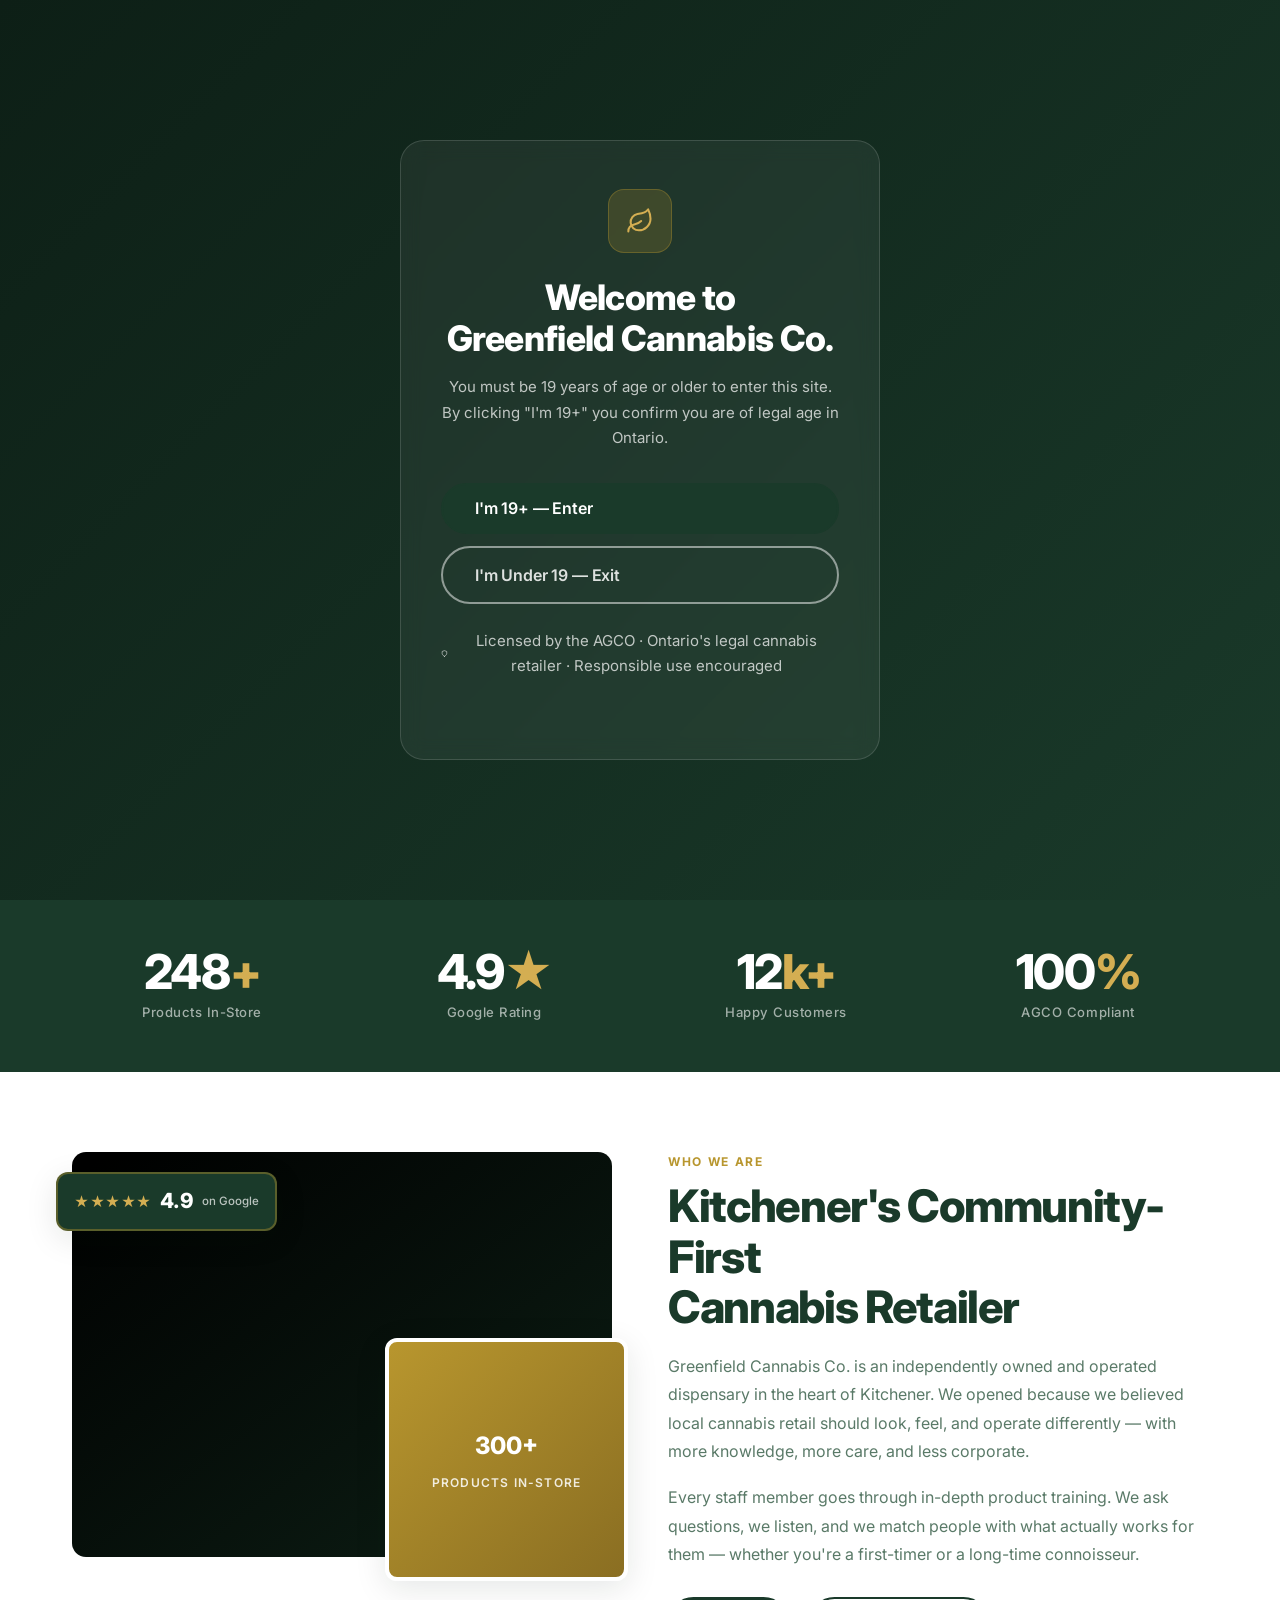
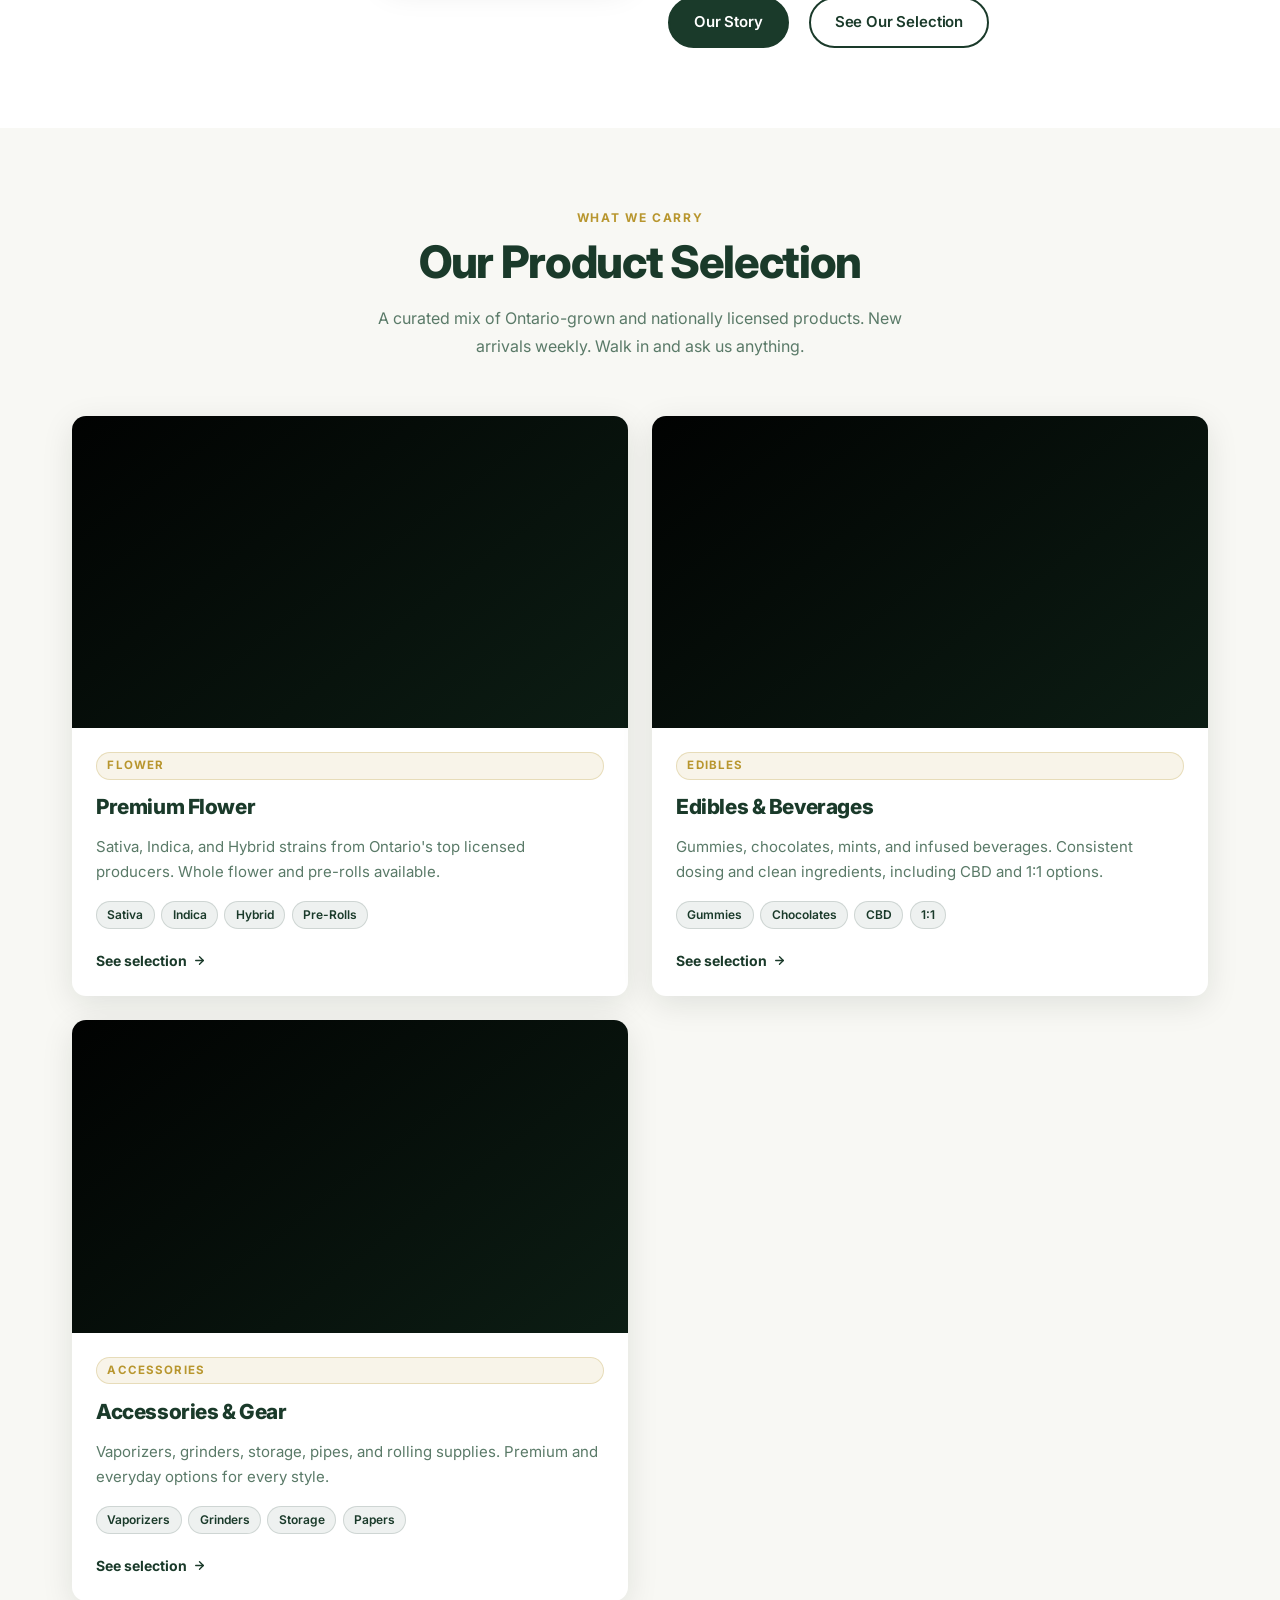
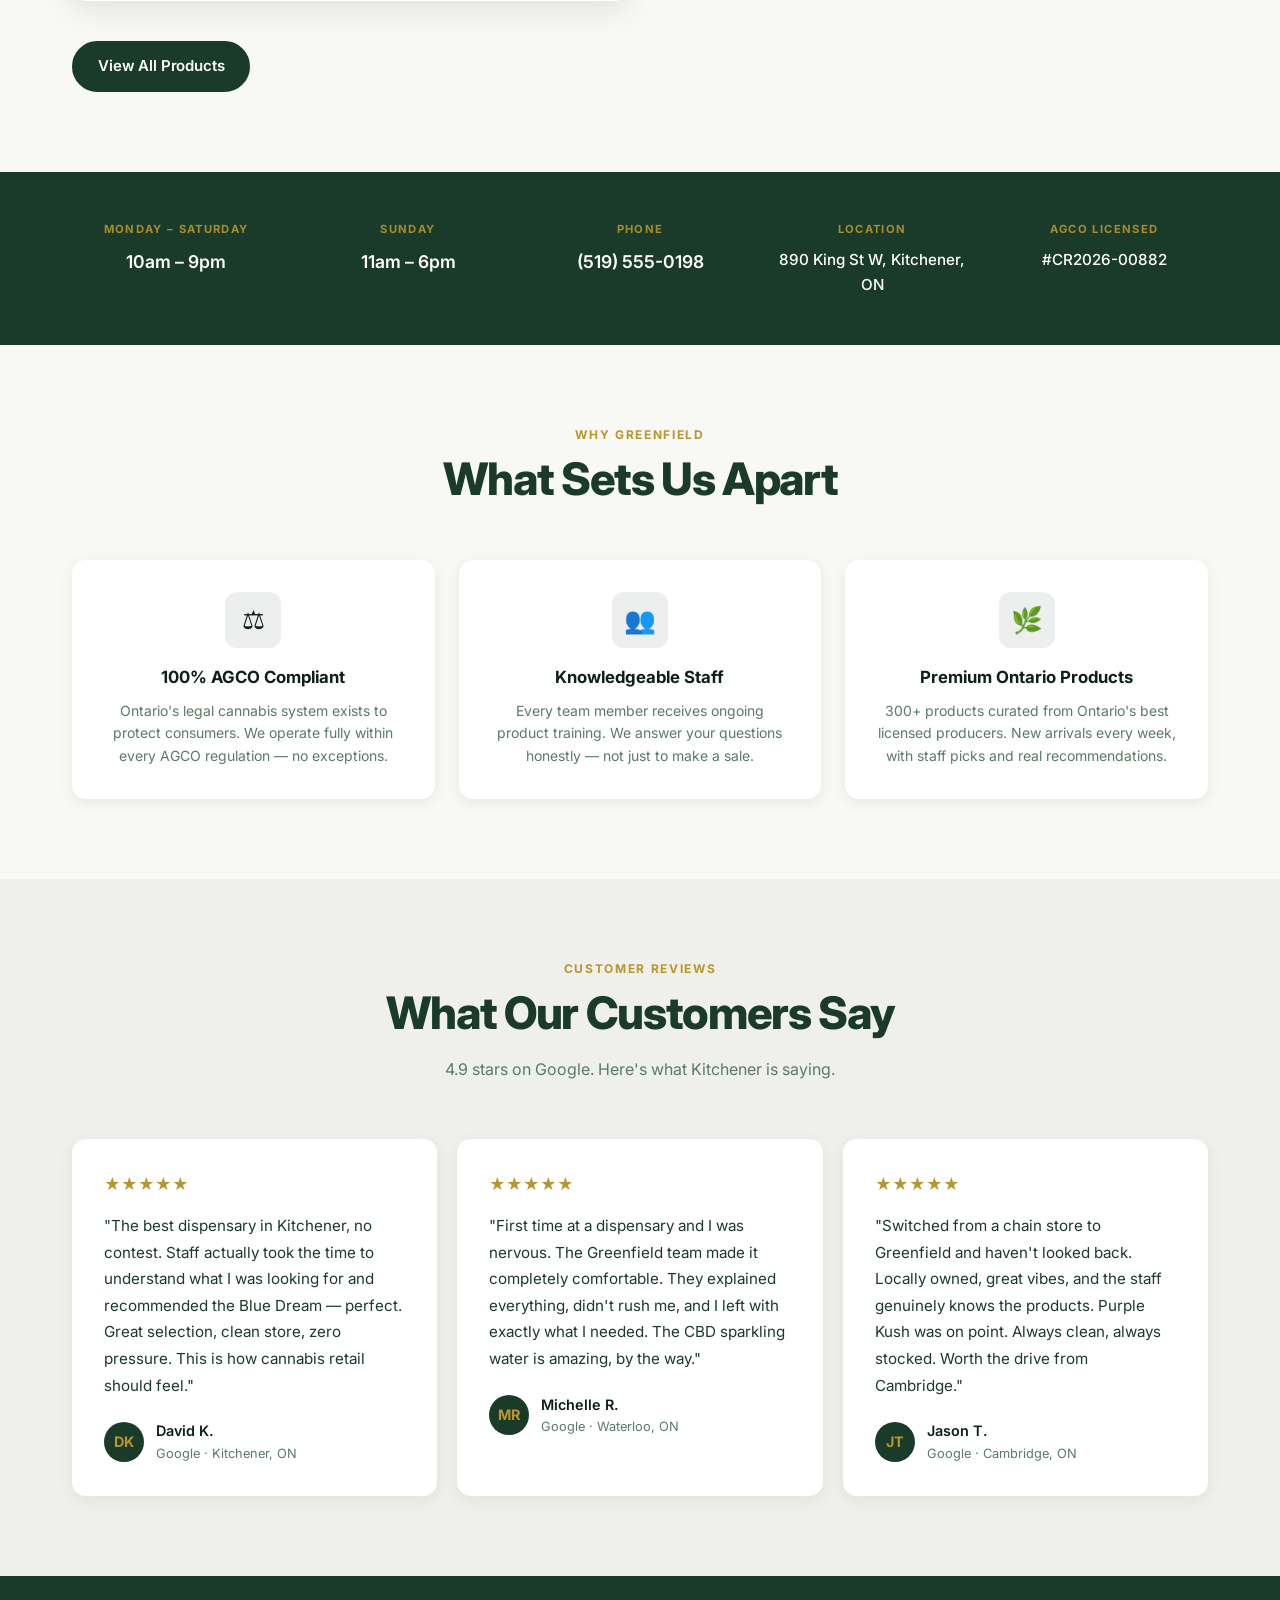
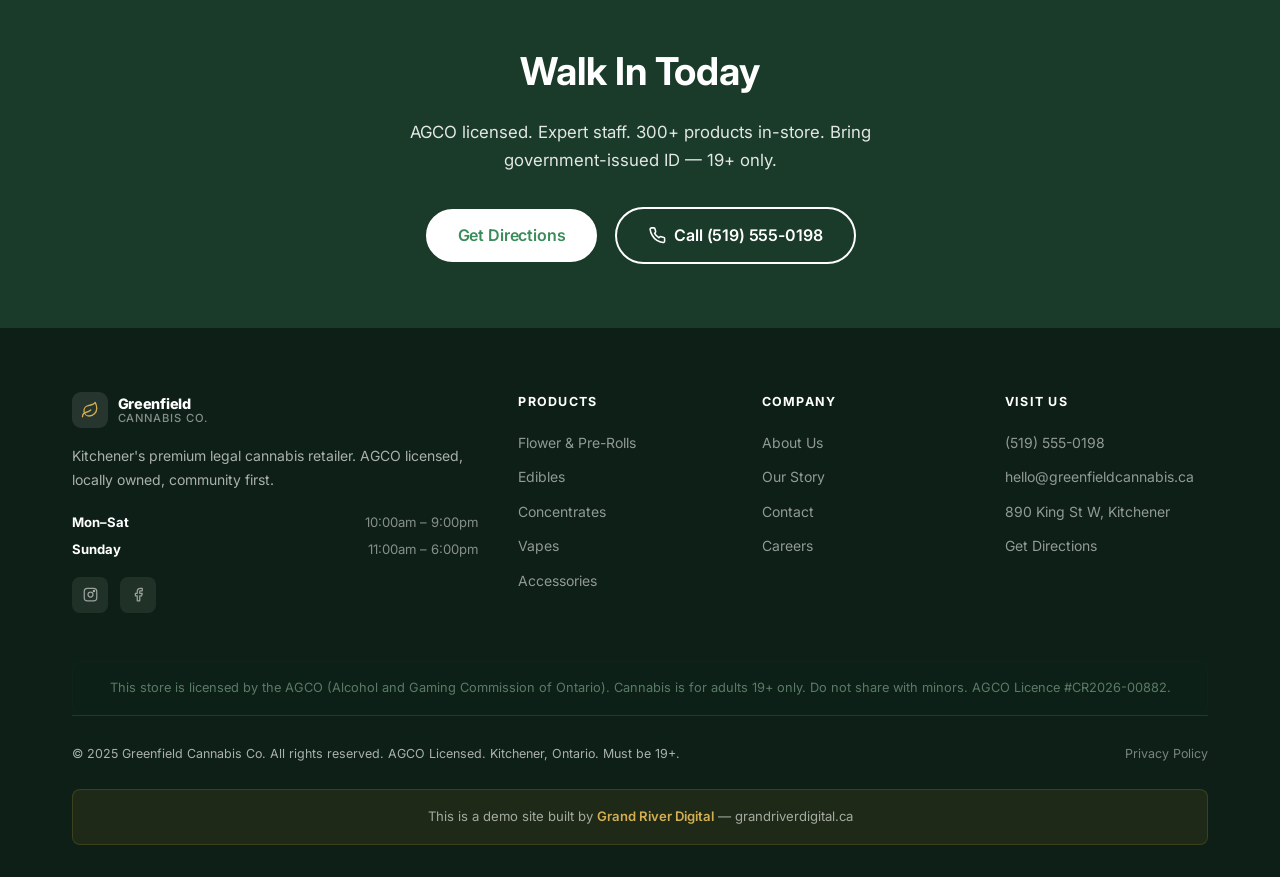
<file: index.html>
<!DOCTYPE html>
<html lang="en">
<head>
  <meta charset="UTF-8" />
  <meta name="viewport" content="width=device-width, initial-scale=1.0" />
  <meta name="theme-color" content="#1A3A2A" />
  <title>Greenfield Cannabis Co. | Premium Cannabis Dispensary in Kitchener, ON</title>
  <meta name="description" content="Greenfield Cannabis Co. — Kitchener's premium legal cannabis dispensary. Flower, edibles, concentrates, and accessories. Knowledgeable staff, AGCO licensed. 890 King St W." />
  <meta name="robots" content="index, follow" />

  <link rel="preconnect" href="https://fonts.googleapis.com" />
  <link rel="preconnect" href="https://fonts.gstatic.com" crossorigin />
  <link rel="stylesheet" href="https://fonts.googleapis.com/css2?family=Inter:wght@300;400;500;600;700;800;900&display=swap" media="print" onload="this.media='all'" />
  <noscript><link rel="stylesheet" href="https://fonts.googleapis.com/css2?family=Inter:wght@300;400;500;600;700;800;900&display=swap" /></noscript>

  <script>
    var IMG_FALLBACK = 'data:image/svg+xml,%3Csvg xmlns=%22http://www.w3.org/2000/svg%22 width=%22800%22 height=%22600%22%3E%3ClinearGradient id=%22g%22 x1=%220%25%22 y1=%220%25%22 x2=%22100%25%22 y2=%22100%25%22%3E%3Cstop offset=%220%25%22 stop-color=%221A3A2A%22/%3E%3Cstop offset=%22100%25%22 stop-color=%22%230d1f15%22/%3E%3C/linearGradient%3E%3Crect width=%22800%22 height=%22600%22 fill=%22url(%23g)%22/%3E%3C/svg%3E';
    function imgFallback(img) { img.onerror = null; img.src = IMG_FALLBACK; img.style.objectFit = 'cover'; }
  </script>

  <link rel="stylesheet" href="styles.css" />
</head>
<body>

<!-- AGE GATE -->
<div id="age-gate" role="dialog" aria-modal="true" aria-labelledby="ag-title">
  <div class="ag-card">
    <div class="ag-logo">
      <div class="ag-leaf" aria-hidden="true">
        <svg width="28" height="28" viewBox="0 0 24 24" fill="none" stroke="currentColor" stroke-width="1.75" stroke-linecap="round" stroke-linejoin="round"><path d="M11 20A7 7 0 0 1 9.8 6.1C15.5 5 17 4.48 19 2c1 2 2 4.18 2 8 0 5.5-4.78 10-10 10z"/><path d="M2 21c0-3 1.85-5.36 5.08-6C9.5 14.52 12 13 13 12"/></svg>
      </div>
    </div>
    <h1 id="ag-title">Welcome to<br/>Greenfield Cannabis Co.</h1>
    <p>You must be 19 years of age or older to enter this site. By clicking "I'm 19+" you confirm you are of legal age in Ontario.</p>
    <div class="ag-actions">
      <button class="btn btn-primary btn-lg" id="ag-yes">I'm 19+ — Enter</button>
      <a href="https://google.com" class="btn btn-outline-lt btn-lg" id="ag-no">I'm Under 19 — Exit</a>
    </div>
    <p class="ag-disclaimer">
      <svg width="11" height="11" viewBox="0 0 24 24" fill="none" stroke="currentColor" stroke-width="2.5" stroke-linecap="round" stroke-linejoin="round" aria-hidden="true"><path d="M12 22s8-4 8-10V5l-8-3-8 3v7c0 6 8 10 8 10z"/></svg>
      Licensed by the AGCO · Ontario's legal cannabis retailer · Responsible use encouraged
    </p>
  </div>
</div>

<!-- TOP BAR -->
<div id="topbar">
  <div class="topbar-left">
    <div class="topbar-item">
      <svg width="13" height="13" viewBox="0 0 24 24" fill="none" stroke="currentColor" stroke-width="2" stroke-linecap="round" stroke-linejoin="round" aria-hidden="true"><path d="M21 10c0 7-9 13-9 13s-9-6-9-13a9 9 0 0 1 18 0z"/><circle cx="12" cy="10" r="3"/></svg>
      890 King St W, Kitchener, ON
    </div>
    <div class="topbar-item">
      <svg width="13" height="13" viewBox="0 0 24 24" fill="none" stroke="currentColor" stroke-width="2" stroke-linecap="round" stroke-linejoin="round" aria-hidden="true"><rect x="3" y="4" width="18" height="18" rx="2"/><line x1="16" y1="2" x2="16" y2="6"/><line x1="8" y1="2" x2="8" y2="6"/><line x1="3" y1="10" x2="21" y2="10"/></svg>
      Mon–Sat 10am–9pm &nbsp;|&nbsp; Sun 11am–6pm
    </div>
  </div>
  <a href="tel:5195550198" class="topbar-phone">
    <svg width="13" height="13" viewBox="0 0 24 24" fill="none" stroke="currentColor" stroke-width="2" stroke-linecap="round" stroke-linejoin="round" aria-hidden="true"><path d="M22 16.92v3a2 2 0 0 1-2.18 2 19.79 19.79 0 0 1-8.63-3.07A19.5 19.5 0 0 1 4.69 12 19.79 19.79 0 0 1 1.61 3.44 2 2 0 0 1 3.6 1.27h3a2 2 0 0 1 2 1.72 12.84 12.84 0 0 0 .7 2.81 2 2 0 0 1-.45 2.11L7.91 8.94a16 16 0 0 0 6.16 6.16l.94-.94a2 2 0 0 1 2.11-.45 12.84 12.84 0 0 0 2.81.7A2 2 0 0 1 22 16.92z"/></svg>
    (519) 555-0198
  </a>
</div>

<!-- HEADER -->
<header id="hdr">
  <div class="wrap hdr-inner">
    <a href="./" class="logo" aria-label="Greenfield Cannabis Co. — home">
      <div class="logo-icon" aria-hidden="true">
        <svg width="20" height="20" viewBox="0 0 24 24" fill="none" stroke="currentColor" stroke-width="1.75" stroke-linecap="round" stroke-linejoin="round"><path d="M11 20A7 7 0 0 1 9.8 6.1C15.5 5 17 4.48 19 2c1 2 2 4.18 2 8 0 5.5-4.78 10-10 10z"/><path d="M2 21c0-3 1.85-5.36 5.08-6C9.5 14.52 12 13 13 12"/></svg>
      </div>
      <div class="logo-text">Greenfield <span>Cannabis Co.</span></div>
    </a>

    <nav class="desktop-nav" aria-label="Main navigation">
      <a href="./">Home</a>
      <a href="about/">About</a>
      <a href="products/">Products</a>
      <a href="contact/">Visit Us</a>
    </nav>

    <div class="hdr-right">
      <a href="tel:5195550198" class="hdr-phone" aria-label="Call us">
        <svg width="15" height="15" viewBox="0 0 24 24" fill="none" stroke="currentColor" stroke-width="2" stroke-linecap="round" stroke-linejoin="round" aria-hidden="true"><path d="M22 16.92v3a2 2 0 0 1-2.18 2 19.79 19.79 0 0 1-8.63-3.07A19.5 19.5 0 0 1 4.69 12 19.79 19.79 0 0 1 1.61 3.44 2 2 0 0 1 3.6 1.27h3a2 2 0 0 1 2 1.72 12.84 12.84 0 0 0 .7 2.81 2 2 0 0 1-.45 2.11L7.91 8.94a16 16 0 0 0 6.16 6.16l.94-.94a2 2 0 0 1 2.11-.45 12.84 12.84 0 0 0 2.81.7A2 2 0 0 1 22 16.92z"/></svg>
        (519) 555-0198
      </a>
      <a href="contact/" class="btn btn-primary btn-sm">Visit Us Today</a>
      <button class="hamburger" id="hamburger" aria-label="Toggle navigation menu" aria-expanded="false">
        <span></span><span></span><span></span>
      </button>
    </div>
  </div>
</header>

<!-- Mobile Nav -->
<div id="mobile-nav" role="dialog" aria-modal="true" aria-label="Mobile navigation">
  <nav>
    <a href="./" class="mobile-link">Home</a>
    <a href="about/" class="mobile-link">About</a>
    <a href="products/" class="mobile-link">Products</a>
    <a href="contact/" class="mobile-link">Visit Us</a>
  </nav>
  <div class="mobile-nav-cta">
    <a href="tel:5195550198" class="btn btn-outline-dk btn-lg" style="justify-content:center">
      <svg width="17" height="17" viewBox="0 0 24 24" fill="none" stroke="currentColor" stroke-width="2" stroke-linecap="round" stroke-linejoin="round" aria-hidden="true"><path d="M22 16.92v3a2 2 0 0 1-2.18 2 19.79 19.79 0 0 1-8.63-3.07A19.5 19.5 0 0 1 4.69 12 19.79 19.79 0 0 1 1.61 3.44 2 2 0 0 1 3.6 1.27h3a2 2 0 0 1 2 1.72 12.84 12.84 0 0 0 .7 2.81 2 2 0 0 1-.45 2.11L7.91 8.94a16 16 0 0 0 6.16 6.16l.94-.94a2 2 0 0 1 2.11-.45 12.84 12.84 0 0 0 2.81.7A2 2 0 0 1 22 16.92z"/></svg>
      (519) 555-0198
    </a>
    <a href="contact/" class="btn btn-primary btn-lg" style="justify-content:center">Get Directions</a>
  </div>
</div>

<!-- HERO -->
<section id="hero" aria-labelledby="hero-h1">
  <div class="hero-bg">
    <img src="https://images.unsplash.com/photo-1536819114556-1e10f967fb61?auto=format&fit=crop&w=1800&h=900&q=80" alt="Cannabis products — premium flower, jars, and accessories on display" fetchpriority="high" loading="eager" onerror="imgFallback(this)" />
  </div>
  <div class="hero-overlay" aria-hidden="true"></div>
  <div class="hero-content">
    <div class="wrap">
      <div class="hero-inner">
        <div class="hero-kicker">
          <span class="dot" aria-hidden="true"></span>
          AGCO Licensed &nbsp;·&nbsp; Kitchener, Ontario
        </div>
        <h1 id="hero-h1">Premium Cannabis.<br><em>Expert Guidance.</em></h1>
        <p class="hero-sub">
          Kitchener's most trusted cannabis retailer. A curated selection of Ontario's finest flower, edibles, concentrates, and accessories — with staff who actually know their stuff.
        </p>
        <div class="hero-ctas">
          <a href="products/" class="btn btn-primary btn-lg">
            <svg width="17" height="17" viewBox="0 0 24 24" fill="none" stroke="currentColor" stroke-width="2.2" stroke-linecap="round" stroke-linejoin="round" aria-hidden="true"><rect x="2" y="3" width="20" height="14" rx="2"/><line x1="8" y1="21" x2="16" y2="21"/><line x1="12" y1="17" x2="12" y2="21"/></svg>
            Explore Products
          </a>
          <a href="contact/" class="btn btn-outline btn-lg">
            Store Hours &amp; Location
            <svg width="16" height="16" viewBox="0 0 24 24" fill="none" stroke="currentColor" stroke-width="2.5" stroke-linecap="round" stroke-linejoin="round" aria-hidden="true"><line x1="5" y1="12" x2="19" y2="12"/><polyline points="12 5 19 12 12 19"/></svg>
          </a>
        </div>
        <div class="hero-badges" role="list" aria-label="Trust indicators">
          <div class="hero-badge" role="listitem"><span class="badge-icon" aria-hidden="true">✓</span> AGCO Licensed</div>
          <div class="hero-badge" role="listitem"><span class="badge-icon" aria-hidden="true">🌿</span> Ontario Grown</div>
          <div class="hero-badge" role="listitem"><span class="badge-icon" aria-hidden="true">👤</span> Expert Staff</div>
          <div class="hero-badge" role="listitem"><span class="badge-icon" aria-hidden="true">🔒</span> Private &amp; Discreet</div>
        </div>
      </div>
    </div>
  </div>
</section>

<!-- STATS STRIP -->
<div id="stats" aria-label="Store statistics">
  <div class="wrap">
    <div class="stats-row">
      <div class="stat-cell"><div class="stat-n" id="sn-skus">0<span class="accent">+</span></div><div class="stat-l">Products In-Store</div></div>
      <div class="stat-cell"><div class="stat-n">4.9<span class="accent">★</span></div><div class="stat-l">Google Rating</div></div>
      <div class="stat-cell"><div class="stat-n" id="sn-customers">0<span class="accent">k+</span></div><div class="stat-l">Happy Customers</div></div>
      <div class="stat-cell"><div class="stat-n">100<span class="accent">%</span></div><div class="stat-l">AGCO Compliant</div></div>
    </div>
  </div>
</div>

<!-- BRIEF ABOUT -->
<section id="about-preview" aria-labelledby="about-title">
  <div class="wrap">
    <div class="about-grid">
      <div class="about-img-stack sr">
        <div class="about-img-main">
          <img src="https://images.pexels.com/photos/2178565/pexels-photo-2178565.jpeg?auto=compress&cs=tinysrgb&w=800&h=534&dpr=1" alt="Professional cannabis cultivation — quality product grown under expert care" loading="lazy" onerror="imgFallback(this)" />
        </div>
        <div class="about-img-accent" style="background:linear-gradient(135deg,#B8962E 0%,#8a6e22 100%);display:flex;flex-direction:column;align-items:center;justify-content:center;gap:.5rem;min-height:140px;">
          <div style="color:#fff;font-size:1.5rem;font-weight:800;">300+</div>
          <div style="color:rgba(255,255,255,.85);font-size:.75rem;text-transform:uppercase;letter-spacing:.1em;font-weight:600;">Products In-Store</div>
        </div>
        <div class="rating-badge">
          <span class="rating-stars">★★★★★</span>
          <span class="rating-value">4.9</span>
          <span class="rating-source">on Google</span>
        </div>
      </div>
      <div class="about-text">
        <div class="eyebrow sr">Who We Are</div>
        <h2 class="section-title sr d1" id="about-title">Kitchener's Community-First<br>Cannabis Retailer</h2>
        <p class="sr d2">
          Greenfield Cannabis Co. is an independently owned and operated dispensary in the heart of Kitchener. We opened because we believed local cannabis retail should look, feel, and operate differently — with more knowledge, more care, and less corporate.
        </p>
        <p class="sr d2">
          Every staff member goes through in-depth product training. We ask questions, we listen, and we match people with what actually works for them — whether you're a first-timer or a long-time connoisseur.
        </p>
        <div style="margin-top:1.75rem" class="sr d3">
          <a href="about/" class="btn btn-primary">Our Story</a>
          <a href="products/" class="btn btn-outline-dk" style="margin-left:1rem;">See Our Selection</a>
        </div>
      </div>
    </div>
  </div>
</section>

<!-- PRODUCT CATEGORIES -->
<section id="products-preview" aria-labelledby="prod-title">
  <div class="wrap">
    <div class="section-head">
      <div class="eyebrow sr">What We Carry</div>
      <h2 class="section-title sr d1" id="prod-title">Our Product Selection</h2>
      <p class="section-sub sr d2">A curated mix of Ontario-grown and nationally licensed products. New arrivals weekly. Walk in and ask us anything.</p>
    </div>
    <div class="products-grid">

      <article class="product-card sr d1">
        <div class="product-card__img"><img src="https://images.pexels.com/photos/2178565/pexels-photo-2178565.jpeg?auto=compress&cs=tinysrgb&w=800&h=534&dpr=1" alt="Premium cannabis flower — quality Ontario-grown bud" loading="lazy" onerror="imgFallback(this)" /></div>
        <div class="product-card__body">
          <div class="product-card__cat">Flower</div>
          <h3>Premium Flower</h3>
          <p>Sativa, Indica, and Hybrid strains from Ontario's top licensed producers. Whole flower and pre-rolls available.</p>
          <div class="product-card__tags"><span class="ptag">Sativa</span><span class="ptag">Indica</span><span class="ptag">Hybrid</span><span class="ptag">Pre-Rolls</span></div>
          <a href="products/" class="product-card__cta">See selection <svg width="13" height="13" viewBox="0 0 24 24" fill="none" stroke="currentColor" stroke-width="2.5" stroke-linecap="round" stroke-linejoin="round" aria-hidden="true"><line x1="5" y1="12" x2="19" y2="12"/><polyline points="12 5 19 12 12 19"/></svg></a>
        </div>
      </article>

      <article class="product-card sr d2">
        <div class="product-card__img"><img src="https://images.pexels.com/photos/4110101/pexels-photo-4110101.jpeg?auto=compress&cs=tinysrgb&w=700&h=480&dpr=1" alt="Cannabis edibles — premium infused chocolate and confections" loading="lazy" onerror="imgFallback(this)" /></div>
        <div class="product-card__body">
          <div class="product-card__cat">Edibles</div>
          <h3>Edibles &amp; Beverages</h3>
          <p>Gummies, chocolates, mints, and infused beverages. Consistent dosing and clean ingredients, including CBD and 1:1 options.</p>
          <div class="product-card__tags"><span class="ptag">Gummies</span><span class="ptag">Chocolates</span><span class="ptag">CBD</span><span class="ptag">1:1</span></div>
          <a href="products/" class="product-card__cta">See selection <svg width="13" height="13" viewBox="0 0 24 24" fill="none" stroke="currentColor" stroke-width="2.5" stroke-linecap="round" stroke-linejoin="round" aria-hidden="true"><line x1="5" y1="12" x2="19" y2="12"/><polyline points="12 5 19 12 12 19"/></svg></a>
        </div>
      </article>

      <article class="product-card sr d3">
        <div class="product-card__img"><img src="https://images.pexels.com/photos/6044266/pexels-photo-6044266.jpeg?auto=compress&cs=tinysrgb&w=700&h=480&dpr=1" alt="Cannabis accessories — premium gear and lifestyle products" loading="lazy" onerror="imgFallback(this)" /></div>
        <div class="product-card__body">
          <div class="product-card__cat">Accessories</div>
          <h3>Accessories &amp; Gear</h3>
          <p>Vaporizers, grinders, storage, pipes, and rolling supplies. Premium and everyday options for every style.</p>
          <div class="product-card__tags"><span class="ptag">Vaporizers</span><span class="ptag">Grinders</span><span class="ptag">Storage</span><span class="ptag">Papers</span></div>
          <a href="products/" class="product-card__cta">See selection <svg width="13" height="13" viewBox="0 0 24 24" fill="none" stroke="currentColor" stroke-width="2.5" stroke-linecap="round" stroke-linejoin="round" aria-hidden="true"><line x1="5" y1="12" x2="19" y2="12"/><polyline points="12 5 19 12 12 19"/></svg></a>
        </div>
      </article>

    </div>
    <div class="gallery-cta sr" style="margin-top:2.5rem">
      <a href="products/" class="btn btn-primary">View All Products</a>
    </div>
  </div>
</section>

<!-- HOURS STRIP -->
<section aria-label="Store hours and location" style="background:var(--green,#1A3A2A);padding:3rem 0;">
  <div class="wrap">
    <div style="display:grid;grid-template-columns:repeat(auto-fit,minmax(180px,1fr));gap:1.5rem;text-align:center;">
      <div>
        <div style="font-size:.7rem;text-transform:uppercase;letter-spacing:.12em;color:rgba(184,150,46,.9);margin-bottom:.5rem;font-weight:700;">Monday – Saturday</div>
        <div style="color:#fff;font-size:1.1rem;font-weight:600;">10am – 9pm</div>
      </div>
      <div>
        <div style="font-size:.7rem;text-transform:uppercase;letter-spacing:.12em;color:rgba(184,150,46,.9);margin-bottom:.5rem;font-weight:700;">Sunday</div>
        <div style="color:#fff;font-size:1.1rem;font-weight:600;">11am – 6pm</div>
      </div>
      <div>
        <div style="font-size:.7rem;text-transform:uppercase;letter-spacing:.12em;color:rgba(184,150,46,.9);margin-bottom:.5rem;font-weight:700;">Phone</div>
        <div style="font-size:1.1rem;font-weight:600;"><a href="tel:5195550198" style="color:#fff;text-decoration:none;">(519) 555-0198</a></div>
      </div>
      <div>
        <div style="font-size:.7rem;text-transform:uppercase;letter-spacing:.12em;color:rgba(184,150,46,.9);margin-bottom:.5rem;font-weight:700;">Location</div>
        <div style="color:#fff;font-size:.95rem;font-weight:500;">890 King St W, Kitchener, ON</div>
      </div>
      <div>
        <div style="font-size:.7rem;text-transform:uppercase;letter-spacing:.12em;color:rgba(184,150,46,.9);margin-bottom:.5rem;font-weight:700;">AGCO Licensed</div>
        <div style="color:#fff;font-size:.95rem;font-weight:500;">#CR2026-00882</div>
      </div>
    </div>
  </div>
</section>

<!-- STORE HIGHLIGHTS -->
<section aria-labelledby="highlights-title" style="padding:5rem 0;background:var(--offwhite,#F8F8F4);">
  <div class="wrap">
    <div class="section-head">
      <div class="eyebrow sr">Why Greenfield</div>
      <h2 class="section-title sr d1" id="highlights-title">What Sets Us Apart</h2>
    </div>
    <div style="display:grid;grid-template-columns:repeat(auto-fit,minmax(260px,1fr));gap:1.5rem;margin-top:2.5rem;">
      <div class="sr d1" style="background:#fff;border-radius:14px;padding:2rem;box-shadow:0 4px 16px rgba(13,31,22,.07);text-align:center;">
        <div style="width:56px;height:56px;background:rgba(26,58,42,.08);border-radius:12px;display:flex;align-items:center;justify-content:center;margin:0 auto 1rem;font-size:1.6rem;">⚖️</div>
        <h3 style="font-size:1.05rem;font-weight:700;color:#0D1F16;margin-bottom:.5rem;">100% AGCO Compliant</h3>
        <p style="font-size:.875rem;color:#5A7A68;line-height:1.6;">Ontario's legal cannabis system exists to protect consumers. We operate fully within every AGCO regulation — no exceptions.</p>
      </div>
      <div class="sr d2" style="background:#fff;border-radius:14px;padding:2rem;box-shadow:0 4px 16px rgba(13,31,22,.07);text-align:center;">
        <div style="width:56px;height:56px;background:rgba(26,58,42,.08);border-radius:12px;display:flex;align-items:center;justify-content:center;margin:0 auto 1rem;font-size:1.6rem;">👥</div>
        <h3 style="font-size:1.05rem;font-weight:700;color:#0D1F16;margin-bottom:.5rem;">Knowledgeable Staff</h3>
        <p style="font-size:.875rem;color:#5A7A68;line-height:1.6;">Every team member receives ongoing product training. We answer your questions honestly — not just to make a sale.</p>
      </div>
      <div class="sr d3" style="background:#fff;border-radius:14px;padding:2rem;box-shadow:0 4px 16px rgba(13,31,22,.07);text-align:center;">
        <div style="width:56px;height:56px;background:rgba(26,58,42,.08);border-radius:12px;display:flex;align-items:center;justify-content:center;margin:0 auto 1rem;font-size:1.6rem;">🌿</div>
        <h3 style="font-size:1.05rem;font-weight:700;color:#0D1F16;margin-bottom:.5rem;">Premium Ontario Products</h3>
        <p style="font-size:.875rem;color:#5A7A68;line-height:1.6;">300+ products curated from Ontario's best licensed producers. New arrivals every week, with staff picks and real recommendations.</p>
      </div>
    </div>
  </div>
</section>

<!-- TESTIMONIALS -->
<section aria-labelledby="reviews-title-gc" style="padding:5rem 0;background:var(--offwhite-dk,#EFF0EB);">
  <div class="wrap">
    <div class="section-head">
      <div class="eyebrow sr">Customer Reviews</div>
      <h2 class="section-title sr d1" id="reviews-title-gc">What Our Customers Say</h2>
      <p class="section-sub sr d2">4.9 stars on Google. Here's what Kitchener is saying.</p>
    </div>
    <div class="testimonials-grid">
      <div class="sr d1" style="background:#fff;border-radius:14px;padding:2rem;box-shadow:0 4px 16px rgba(13,31,22,.07);">
        <div style="display:flex;gap:2px;margin-bottom:1rem;"><span style="color:#B8962E;font-size:1rem;">★★★★★</span></div>
        <p style="font-size:.95rem;line-height:1.75;color:#1A3A2A;margin-bottom:1.25rem;">"The best dispensary in Kitchener, no contest. Staff actually took the time to understand what I was looking for and recommended the Blue Dream — perfect. Great selection, clean store, zero pressure. This is how cannabis retail should feel."</p>
        <div style="display:flex;align-items:center;gap:.75rem;">
          <div style="width:40px;height:40px;border-radius:50%;background:#1A3A2A;display:flex;align-items:center;justify-content:center;color:#B8962E;font-weight:700;font-size:.9rem;">DK</div>
          <div><div style="font-weight:600;font-size:.9rem;color:#0D1F16;">David K.</div><div style="font-size:.8rem;color:#5A7A68;">Google · Kitchener, ON</div></div>
        </div>
      </div>
      <div class="sr d2" style="background:#fff;border-radius:14px;padding:2rem;box-shadow:0 4px 16px rgba(13,31,22,.07);">
        <div style="display:flex;gap:2px;margin-bottom:1rem;"><span style="color:#B8962E;font-size:1rem;">★★★★★</span></div>
        <p style="font-size:.95rem;line-height:1.75;color:#1A3A2A;margin-bottom:1.25rem;">"First time at a dispensary and I was nervous. The Greenfield team made it completely comfortable. They explained everything, didn't rush me, and I left with exactly what I needed. The CBD sparkling water is amazing, by the way."</p>
        <div style="display:flex;align-items:center;gap:.75rem;">
          <div style="width:40px;height:40px;border-radius:50%;background:#1A3A2A;display:flex;align-items:center;justify-content:center;color:#B8962E;font-weight:700;font-size:.9rem;">MR</div>
          <div><div style="font-weight:600;font-size:.9rem;color:#0D1F16;">Michelle R.</div><div style="font-size:.8rem;color:#5A7A68;">Google · Waterloo, ON</div></div>
        </div>
      </div>
      <div class="sr d3" style="background:#fff;border-radius:14px;padding:2rem;box-shadow:0 4px 16px rgba(13,31,22,.07);">
        <div style="display:flex;gap:2px;margin-bottom:1rem;"><span style="color:#B8962E;font-size:1rem;">★★★★★</span></div>
        <p style="font-size:.95rem;line-height:1.75;color:#1A3A2A;margin-bottom:1.25rem;">"Switched from a chain store to Greenfield and haven't looked back. Locally owned, great vibes, and the staff genuinely knows the products. Purple Kush was on point. Always clean, always stocked. Worth the drive from Cambridge."</p>
        <div style="display:flex;align-items:center;gap:.75rem;">
          <div style="width:40px;height:40px;border-radius:50%;background:#1A3A2A;display:flex;align-items:center;justify-content:center;color:#B8962E;font-weight:700;font-size:.9rem;">JT</div>
          <div><div style="font-weight:600;font-size:.9rem;color:#0D1F16;">Jason T.</div><div style="font-size:.8rem;color:#5A7A68;">Google · Cambridge, ON</div></div>
        </div>
      </div>
    </div>
  </div>
</section>

<!-- CTA BAND -->
<section style="background:var(--green,#1A3A2A);padding:4rem 0;text-align:center;">
  <div class="wrap">
    <h2 style="color:#fff;font-size:clamp(1.6rem,4vw,2.4rem);margin-bottom:1rem;">Walk In Today</h2>
    <p style="color:rgba(255,255,255,.88);font-size:1.05rem;margin-bottom:2rem;max-width:520px;margin-left:auto;margin-right:auto;">AGCO licensed. Expert staff. 300+ products in-store. Bring government-issued ID — 19+ only.</p>
    <div style="display:flex;gap:1rem;justify-content:center;flex-wrap:wrap;">
      <a href="contact/" class="btn btn-primary btn-lg" style="background:#fff;color:#3a8c5a;">Get Directions</a>
      <a href="tel:5195550198" class="btn btn-outline btn-lg" style="border-color:#fff;color:#fff;">
        <svg width="17" height="17" viewBox="0 0 24 24" fill="none" stroke="currentColor" stroke-width="2.2" stroke-linecap="round" stroke-linejoin="round" aria-hidden="true"><path d="M22 16.92v3a2 2 0 0 1-2.18 2 19.79 19.79 0 0 1-8.63-3.07A19.5 19.5 0 0 1 4.69 12 19.79 19.79 0 0 1 1.61 3.44 2 2 0 0 1 3.6 1.27h3a2 2 0 0 1 2 1.72 12.84 12.84 0 0 0 .7 2.81 2 2 0 0 1-.45 2.11L7.91 8.94a16 16 0 0 0 6.16 6.16l.94-.94a2 2 0 0 1 2.11-.45 12.84 12.84 0 0 0 2.81.7A2 2 0 0 1 22 16.92z"/></svg>
        Call (519) 555-0198
      </a>
    </div>
  </div>
</section>

<!-- FOOTER -->
<footer aria-label="Site footer">
  <div class="wrap">
    <div class="footer-grid">
      <div class="footer-brand">
        <a href="./" class="logo" aria-label="Greenfield Cannabis Co. home">
          <div class="logo-icon" aria-hidden="true"><svg width="18" height="18" viewBox="0 0 24 24" fill="none" stroke="currentColor" stroke-width="1.75" stroke-linecap="round" stroke-linejoin="round"><path d="M11 20A7 7 0 0 1 9.8 6.1C15.5 5 17 4.48 19 2c1 2 2 4.18 2 8 0 5.5-4.78 10-10 10z"/><path d="M2 21c0-3 1.85-5.36 5.08-6C9.5 14.52 12 13 13 12"/></svg></div>
          <div class="logo-text">Greenfield <span>Cannabis Co.</span></div>
        </a>
        <p>Kitchener's premium legal cannabis retailer. AGCO licensed, locally owned, community first.</p>
        <div class="footer-hours">
          <div class="footer-hour"><strong>Mon–Sat</strong><span>10:00am – 9:00pm</span></div>
          <div class="footer-hour"><strong>Sunday</strong><span>11:00am – 6:00pm</span></div>
        </div>
        <div class="footer-socials" aria-label="Social media">
          <a href="#" class="footer-soc" aria-label="Instagram"><svg width="15" height="15" viewBox="0 0 24 24" fill="none" stroke="currentColor" stroke-width="2" stroke-linecap="round" stroke-linejoin="round"><rect x="2" y="2" width="20" height="20" rx="5"/><circle cx="12" cy="12" r="4"/><circle cx="17.5" cy="6.5" r="1" fill="currentColor"/></svg></a>
          <a href="#" class="footer-soc" aria-label="Facebook"><svg width="15" height="15" viewBox="0 0 24 24" fill="none" stroke="currentColor" stroke-width="2" stroke-linecap="round" stroke-linejoin="round"><path d="M18 2h-3a5 5 0 0 0-5 5v3H7v4h3v8h4v-8h3l1-4h-4V7a1 1 0 0 1 1-1h3z"/></svg></a>
        </div>
      </div>
      <div class="footer-col">
        <h5>Products</h5>
        <ul>
          <li><a href="products/">Flower &amp; Pre-Rolls</a></li>
          <li><a href="products/">Edibles</a></li>
          <li><a href="products/">Concentrates</a></li>
          <li><a href="products/">Vapes</a></li>
          <li><a href="products/">Accessories</a></li>
        </ul>
      </div>
      <div class="footer-col">
        <h5>Company</h5>
        <ul>
          <li><a href="about/">About Us</a></li>
          <li><a href="about/">Our Story</a></li>
          <li><a href="contact/">Contact</a></li>
          <li><a href="contact/">Careers</a></li>
        </ul>
      </div>
      <div class="footer-col">
        <h5>Visit Us</h5>
        <ul>
          <li><a href="tel:5195550198">(519) 555-0198</a></li>
          <li><a href="mailto:hello@greenfieldcannabis.ca">hello@greenfieldcannabis.ca</a></li>
          <li><a href="contact/">890 King St W, Kitchener</a></li>
          <li><a href="contact/">Get Directions</a></li>
        </ul>
      </div>
    </div>
        <div class="footer-agco" style="margin-top:1.5rem;padding:1rem 1.25rem;background:rgba(26,58,42,.08);border:1px solid rgba(26,58,42,.15);border-radius:8px;text-align:center;"><p style="font-size:.8rem;color:var(--text-lt,#5A7A68);margin:0;line-height:1.6;">This store is licensed by the AGCO (Alcohol and Gaming Commission of Ontario). Cannabis is for adults 19+ only. Do not share with minors. AGCO Licence #CR2026-00882.</p></div>
    <div class="footer-bottom">
      <p class="footer-copy">© 2025 Greenfield Cannabis Co. All rights reserved. AGCO Licensed. Kitchener, Ontario. Must be 19+.</p>
      <div class="footer-legal"><a href="#">Privacy Policy</a></div>
    </div>
    <div class="grd-banner">
      This is a demo site built by <a href="https://grandriverdigital.ca" target="_blank" rel="noopener">Grand River Digital</a> — grandriverdigital.ca
    </div>
  </div>
</footer>

<!-- MOBILE STICKY BAR -->
<div id="mob-bar" role="navigation" aria-label="Quick contact">
  <a href="tel:5195550198" class="btn btn-primary">
    <svg width="16" height="16" viewBox="0 0 24 24" fill="none" stroke="currentColor" stroke-width="2.2" stroke-linecap="round" stroke-linejoin="round" aria-hidden="true"><path d="M22 16.92v3a2 2 0 0 1-2.18 2 19.79 19.79 0 0 1-8.63-3.07A19.5 19.5 0 0 1 4.69 12 19.79 19.79 0 0 1 1.61 3.44 2 2 0 0 1 3.6 1.27h3a2 2 0 0 1 2 1.72 12.84 12.84 0 0 0 .7 2.81 2 2 0 0 1-.45 2.11L7.91 8.94a16 16 0 0 0 6.16 6.16l.94-.94a2 2 0 0 1 2.11-.45 12.84 12.84 0 0 0 2.81.7A2 2 0 0 1 22 16.92z"/></svg>
    Call Now
  </a>
  <a href="contact/" class="btn btn-outline-dk">Directions</a>
</div>

<script src="script.js"></script>
</body>
</html>
</file>
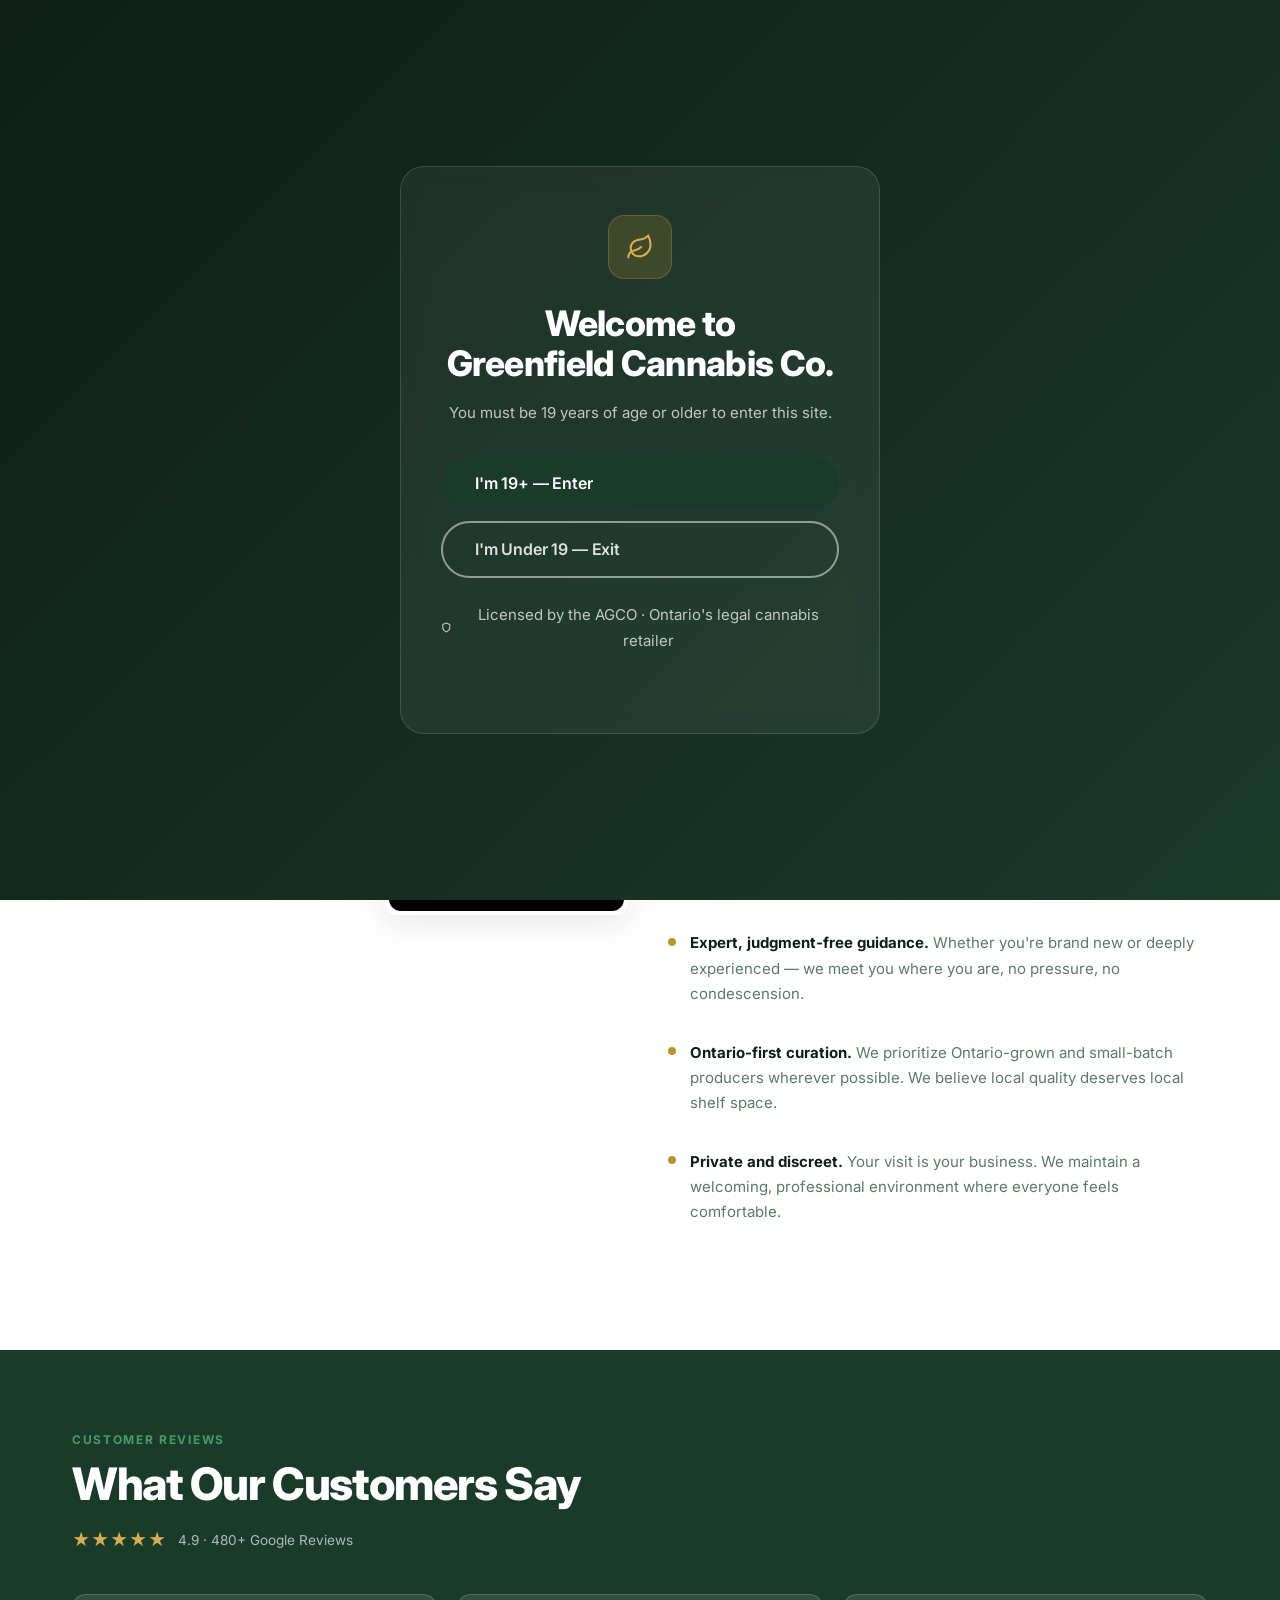
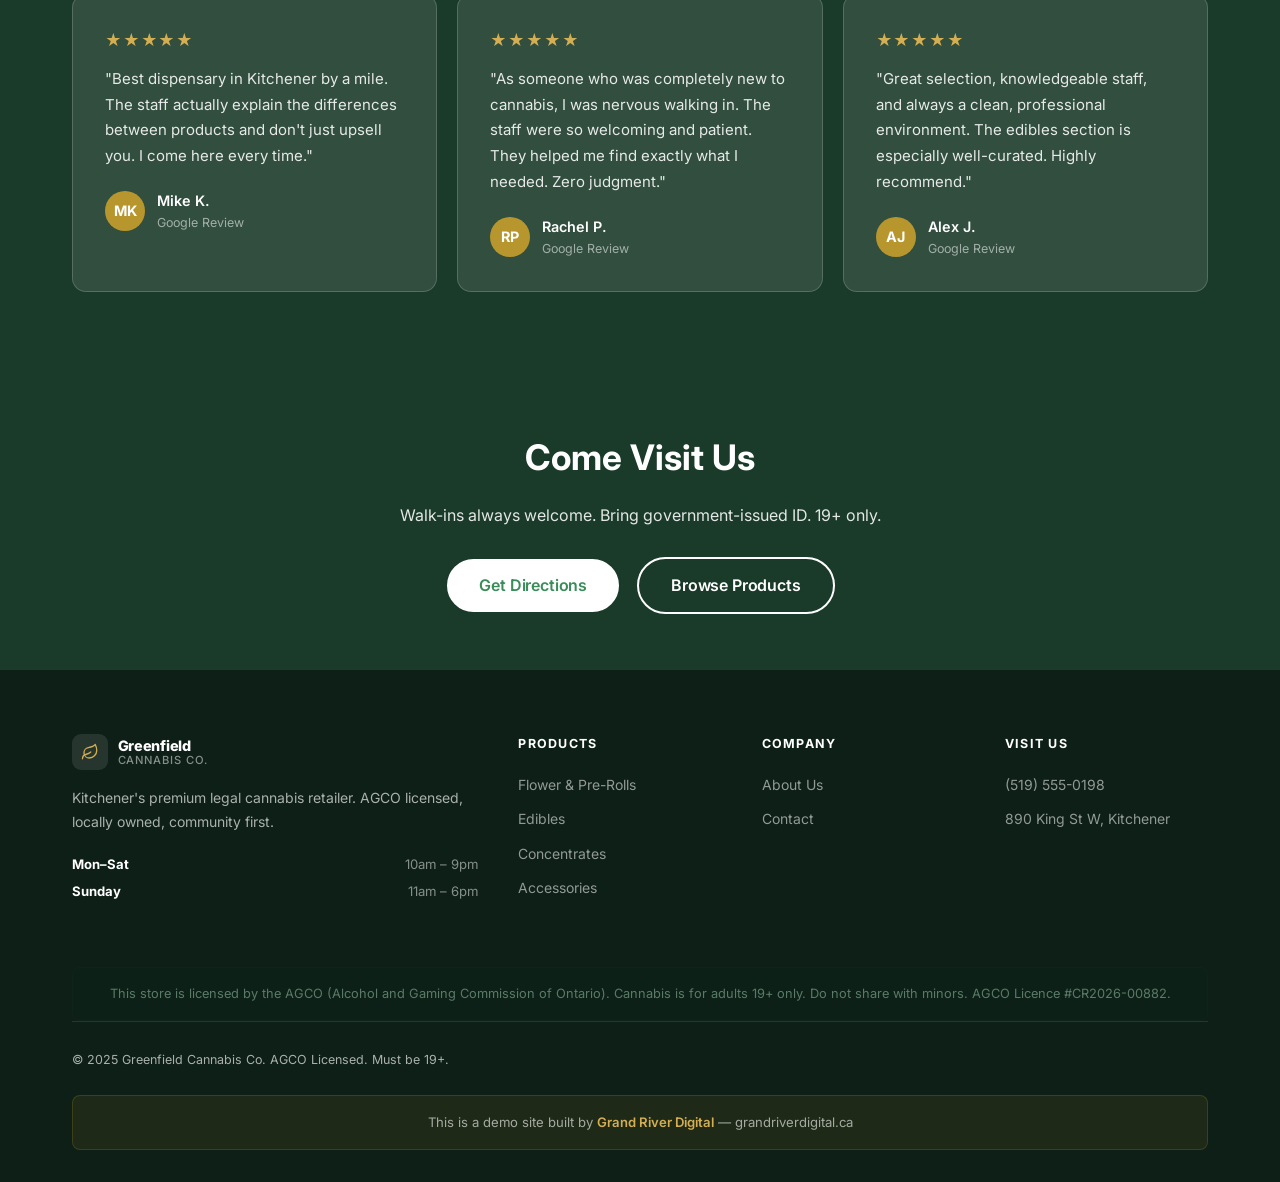
<file: about/index.html>
<!DOCTYPE html>
<html lang="en">
<head>
  <meta charset="UTF-8" />
  <meta name="viewport" content="width=device-width, initial-scale=1.0" />
  <meta name="theme-color" content="#1A3A2A" />
  <title>About Us | Greenfield Cannabis Co. — Kitchener's Community Cannabis Store</title>
  <meta name="description" content="Learn about Greenfield Cannabis Co. — a locally owned, AGCO-licensed dispensary in Kitchener focused on expert guidance, community, and premium Ontario products." />

  <link rel="preconnect" href="https://fonts.googleapis.com" />
  <link rel="preconnect" href="https://fonts.gstatic.com" crossorigin />
  <link rel="stylesheet" href="https://fonts.googleapis.com/css2?family=Inter:wght@300;400;500;600;700;800;900&display=swap" media="print" onload="this.media='all'" />
  <noscript><link rel="stylesheet" href="https://fonts.googleapis.com/css2?family=Inter:wght@300;400;500;600;700;800;900&display=swap" /></noscript>

  <script>
    var IMG_FALLBACK = 'data:image/svg+xml,%3Csvg xmlns=%22http://www.w3.org/2000/svg%22 width=%22800%22 height=%22600%22%3E%3Crect width=%22800%22 height=%22600%22 fill=%221A3A2A%22/%3E%3C/svg%3E';
    function imgFallback(img) { img.onerror = null; img.src = IMG_FALLBACK; }
  </script>

  <link rel="stylesheet" href="../styles.css" />
</head>
<body>

<!-- AGE GATE -->
<div id="age-gate" role="dialog" aria-modal="true" aria-labelledby="ag-title">
  <div class="ag-card">
    <div class="ag-logo"><div class="ag-leaf" aria-hidden="true"><svg width="28" height="28" viewBox="0 0 24 24" fill="none" stroke="currentColor" stroke-width="1.75" stroke-linecap="round" stroke-linejoin="round"><path d="M11 20A7 7 0 0 1 9.8 6.1C15.5 5 17 4.48 19 2c1 2 2 4.18 2 8 0 5.5-4.78 10-10 10z"/><path d="M2 21c0-3 1.85-5.36 5.08-6C9.5 14.52 12 13 13 12"/></svg></div></div>
    <h1 id="ag-title">Welcome to<br/>Greenfield Cannabis Co.</h1>
    <p>You must be 19 years of age or older to enter this site.</p>
    <div class="ag-actions">
      <button class="btn btn-primary btn-lg" id="ag-yes">I'm 19+ — Enter</button>
      <a href="https://google.com" class="btn btn-outline-lt btn-lg" id="ag-no">I'm Under 19 — Exit</a>
    </div>
    <p class="ag-disclaimer"><svg width="11" height="11" viewBox="0 0 24 24" fill="none" stroke="currentColor" stroke-width="2.5" stroke-linecap="round" stroke-linejoin="round" aria-hidden="true"><path d="M12 22s8-4 8-10V5l-8-3-8 3v7c0 6 8 10 8 10z"/></svg> Licensed by the AGCO · Ontario's legal cannabis retailer</p>
  </div>
</div>

<!-- TOP BAR -->
<div id="topbar">
  <div class="topbar-left">
    <div class="topbar-item"><svg width="13" height="13" viewBox="0 0 24 24" fill="none" stroke="currentColor" stroke-width="2" stroke-linecap="round" stroke-linejoin="round" aria-hidden="true"><path d="M21 10c0 7-9 13-9 13s-9-6-9-13a9 9 0 0 1 18 0z"/><circle cx="12" cy="10" r="3"/></svg> 890 King St W, Kitchener, ON</div>
    <div class="topbar-item"><svg width="13" height="13" viewBox="0 0 24 24" fill="none" stroke="currentColor" stroke-width="2" stroke-linecap="round" stroke-linejoin="round" aria-hidden="true"><rect x="3" y="4" width="18" height="18" rx="2"/><line x1="16" y1="2" x2="16" y2="6"/><line x1="8" y1="2" x2="8" y2="6"/><line x1="3" y1="10" x2="21" y2="10"/></svg> Mon–Sat 10am–9pm &nbsp;|&nbsp; Sun 11am–6pm</div>
  </div>
  <a href="tel:5195550198" class="topbar-phone"><svg width="13" height="13" viewBox="0 0 24 24" fill="none" stroke="currentColor" stroke-width="2" stroke-linecap="round" stroke-linejoin="round" aria-hidden="true"><path d="M22 16.92v3a2 2 0 0 1-2.18 2 19.79 19.79 0 0 1-8.63-3.07A19.5 19.5 0 0 1 4.69 12 19.79 19.79 0 0 1 1.61 3.44 2 2 0 0 1 3.6 1.27h3a2 2 0 0 1 2 1.72 12.84 12.84 0 0 0 .7 2.81 2 2 0 0 1-.45 2.11L7.91 8.94a16 16 0 0 0 6.16 6.16l.94-.94a2 2 0 0 1 2.11-.45 12.84 12.84 0 0 0 2.81.7A2 2 0 0 1 22 16.92z"/></svg> (519) 555-0198</a>
</div>

<!-- HEADER -->
<header id="hdr">
  <div class="wrap hdr-inner">
    <a href="../" class="logo" aria-label="Greenfield Cannabis Co. — home">
      <div class="logo-icon" aria-hidden="true"><svg width="20" height="20" viewBox="0 0 24 24" fill="none" stroke="currentColor" stroke-width="1.75" stroke-linecap="round" stroke-linejoin="round"><path d="M11 20A7 7 0 0 1 9.8 6.1C15.5 5 17 4.48 19 2c1 2 2 4.18 2 8 0 5.5-4.78 10-10 10z"/><path d="M2 21c0-3 1.85-5.36 5.08-6C9.5 14.52 12 13 13 12"/></svg></div>
      <div class="logo-text">Greenfield <span>Cannabis Co.</span></div>
    </a>
    <nav class="desktop-nav" aria-label="Main navigation">
      <a href="../">Home</a>
      <a href="../about/" class="active">About</a>
      <a href="../products/">Products</a>
      <a href="../contact/">Visit Us</a>
    </nav>
    <div class="hdr-right">
      <a href="tel:5195550198" class="hdr-phone"><svg width="15" height="15" viewBox="0 0 24 24" fill="none" stroke="currentColor" stroke-width="2" stroke-linecap="round" stroke-linejoin="round" aria-hidden="true"><path d="M22 16.92v3a2 2 0 0 1-2.18 2 19.79 19.79 0 0 1-8.63-3.07A19.5 19.5 0 0 1 4.69 12 19.79 19.79 0 0 1 1.61 3.44 2 2 0 0 1 3.6 1.27h3a2 2 0 0 1 2 1.72 12.84 12.84 0 0 0 .7 2.81 2 2 0 0 1-.45 2.11L7.91 8.94a16 16 0 0 0 6.16 6.16l.94-.94a2 2 0 0 1 2.11-.45 12.84 12.84 0 0 0 2.81.7A2 2 0 0 1 22 16.92z"/></svg> (519) 555-0198</a>
      <a href="../contact/" class="btn btn-primary btn-sm">Visit Us Today</a>
      <button class="hamburger" id="hamburger" aria-label="Toggle navigation menu" aria-expanded="false"><span></span><span></span><span></span></button>
    </div>
  </div>
</header>

<div id="mobile-nav" role="dialog" aria-modal="true" aria-label="Mobile navigation">
  <nav>
    <a href="../" class="mobile-link">Home</a>
    <a href="../about/" class="mobile-link">About</a>
    <a href="../products/" class="mobile-link">Products</a>
    <a href="../contact/" class="mobile-link">Visit Us</a>
  </nav>
  <div class="mobile-nav-cta">
    <a href="tel:5195550198" class="btn btn-outline-dk btn-lg" style="justify-content:center"><svg width="17" height="17" viewBox="0 0 24 24" fill="none" stroke="currentColor" stroke-width="2" stroke-linecap="round" stroke-linejoin="round" aria-hidden="true"><path d="M22 16.92v3a2 2 0 0 1-2.18 2 19.79 19.79 0 0 1-8.63-3.07A19.5 19.5 0 0 1 4.69 12 19.79 19.79 0 0 1 1.61 3.44 2 2 0 0 1 3.6 1.27h3a2 2 0 0 1 2 1.72 12.84 12.84 0 0 0 .7 2.81 2 2 0 0 1-.45 2.11L7.91 8.94a16 16 0 0 0 6.16 6.16l.94-.94a2 2 0 0 1 2.11-.45 12.84 12.84 0 0 0 2.81.7A2 2 0 0 1 22 16.92z"/></svg> (519) 555-0198</a>
    <a href="../contact/" class="btn btn-primary btn-lg" style="justify-content:center">Get Directions</a>
  </div>
</div>

<!-- PAGE HERO -->
<section class="page-hero" style="background:linear-gradient(135deg,#1A3A2A 0%,#0d1f15 100%);padding:5rem 0 4rem;text-align:center;">
  <div class="wrap">
    <div class="eyebrow" style="color:rgba(90,200,120,.8);margin-bottom:.75rem;">Our Story</div>
    <h1 style="color:#fff;font-size:clamp(2rem,5vw,3.5rem);margin-bottom:1rem;">Community-First<br>Cannabis Retail</h1>
    <p style="color:rgba(255,255,255,.8);font-size:1.1rem;max-width:560px;margin:0 auto;">AGCO Licensed · Independently Owned · 890 King St W, Kitchener</p>
  </div>
</section>

<!-- ABOUT -->
<section id="about" style="padding:5rem 0;">
  <div class="wrap">
    <div class="about-grid">
      <div class="about-img-stack sr">
        <div class="about-img-main">
          <img src="https://images.pexels.com/photos/5756626/pexels-photo-5756626.jpeg?auto=compress&cs=tinysrgb&w=800&h=600&dpr=1" alt="Greenfield Cannabis Co. interior — modern, welcoming dispensary" loading="lazy" onerror="imgFallback(this)" />
        </div>
        <div class="about-img-accent">
          <img src="https://images.pexels.com/photos/2178565/pexels-photo-2178565.jpeg?auto=compress&cs=tinysrgb&w=400&h=400&dpr=1" alt="Premium cannabis — carefully selected product catalogue" loading="lazy" onerror="imgFallback(this)" style="width:100%;height:100%;object-fit:cover;border-radius:inherit;" />
        </div>
        <div class="rating-badge">
          <span class="rating-stars">★★★★★</span>
          <span class="rating-value">4.9</span>
          <span class="rating-source">on Google</span>
        </div>
      </div>
      <div class="about-text">
        <div class="eyebrow sr">Who We Are</div>
        <h2 class="section-title sr d1">Kitchener's Cannabis Store,<br>Built Different</h2>
        <p class="sr d2">
          Greenfield Cannabis Co. is an independently owned and operated dispensary in the heart of Kitchener. We opened because we believed local cannabis retail should look, feel, and operate differently — with more knowledge, more care, and less corporate.
        </p>
        <p class="sr d2">
          Every staff member goes through in-depth product training. We ask questions, we listen, and we match people with what actually works for them — whether you're a first-timer or a long-time connoisseur.
        </p>
        <div class="about-values sr d3">
          <div class="about-value">
            <div class="about-value-dot" aria-hidden="true"></div>
            <p><strong>Expert, judgment-free guidance.</strong> Whether you're brand new or deeply experienced — we meet you where you are, no pressure, no condescension.</p>
          </div>
          <div class="about-value">
            <div class="about-value-dot" aria-hidden="true"></div>
            <p><strong>Ontario-first curation.</strong> We prioritize Ontario-grown and small-batch producers wherever possible. We believe local quality deserves local shelf space.</p>
          </div>
          <div class="about-value">
            <div class="about-value-dot" aria-hidden="true"></div>
            <p><strong>Private and discreet.</strong> Your visit is your business. We maintain a welcoming, professional environment where everyone feels comfortable.</p>
          </div>
        </div>
      </div>
    </div>
  </div>
</section>

<!-- TESTIMONIALS -->
<section style="background:#1A3A2A;padding:5rem 0;">
  <div class="wrap">
    <div style="margin-bottom:2.5rem;">
      <div class="eyebrow lt sr" style="color:rgba(90,200,120,.7);">Customer Reviews</div>
      <h2 class="section-title lt sr d1" id="test-title" style="color:#fff;">What Our Customers Say</h2>
      <div class="rating-display sr d2"><div class="stars" aria-label="4.9 star rating">★★★★★</div><div class="rating-text" style="color:rgba(255,255,255,.65);">4.9 · 480+ Google Reviews</div></div>
    </div>
    <div class="testimonials-grid">
      <div class="testimonial-card sr d1">
        <div class="tc-stars">★★★★★</div>
        <blockquote class="tc-text">"Best dispensary in Kitchener by a mile. The staff actually explain the differences between products and don't just upsell you. I come here every time."</blockquote>
        <div class="tc-author"><div class="tc-avatar" aria-hidden="true">MK</div><div><strong>Mike K.</strong><small>Google Review</small></div></div>
      </div>
      <div class="testimonial-card sr d2">
        <div class="tc-stars">★★★★★</div>
        <blockquote class="tc-text">"As someone who was completely new to cannabis, I was nervous walking in. The staff were so welcoming and patient. They helped me find exactly what I needed. Zero judgment."</blockquote>
        <div class="tc-author"><div class="tc-avatar" aria-hidden="true">RP</div><div><strong>Rachel P.</strong><small>Google Review</small></div></div>
      </div>
      <div class="testimonial-card sr d3">
        <div class="tc-stars">★★★★★</div>
        <blockquote class="tc-text">"Great selection, knowledgeable staff, and always a clean, professional environment. The edibles section is especially well-curated. Highly recommend."</blockquote>
        <div class="tc-author"><div class="tc-avatar" aria-hidden="true">AJ</div><div><strong>Alex J.</strong><small>Google Review</small></div></div>
      </div>
    </div>
  </div>
</section>

<!-- CTA -->
<section style="background:var(--green,#1A3A2A);padding:3.5rem 0;text-align:center;">
  <div class="wrap">
    <h2 style="color:#fff;font-size:clamp(1.5rem,3vw,2.2rem);margin-bottom:1rem;">Come Visit Us</h2>
    <p style="color:rgba(255,255,255,.88);margin-bottom:1.75rem;">Walk-ins always welcome. Bring government-issued ID. 19+ only.</p>
    <div style="display:flex;gap:1rem;justify-content:center;flex-wrap:wrap;">
      <a href="../contact/" class="btn btn-primary btn-lg" style="background:#fff;color:#3a8c5a;">Get Directions</a>
      <a href="../products/" class="btn btn-outline btn-lg" style="border-color:#fff;color:#fff;">Browse Products</a>
    </div>
  </div>
</section>

<!-- FOOTER -->
<footer aria-label="Site footer">
  <div class="wrap">
    <div class="footer-grid">
      <div class="footer-brand">
        <a href="../" class="logo"><div class="logo-icon" aria-hidden="true"><svg width="18" height="18" viewBox="0 0 24 24" fill="none" stroke="currentColor" stroke-width="1.75" stroke-linecap="round" stroke-linejoin="round"><path d="M11 20A7 7 0 0 1 9.8 6.1C15.5 5 17 4.48 19 2c1 2 2 4.18 2 8 0 5.5-4.78 10-10 10z"/><path d="M2 21c0-3 1.85-5.36 5.08-6C9.5 14.52 12 13 13 12"/></svg></div><div class="logo-text">Greenfield <span>Cannabis Co.</span></div></a>
        <p>Kitchener's premium legal cannabis retailer. AGCO licensed, locally owned, community first.</p>
        <div class="footer-hours"><div class="footer-hour"><strong>Mon–Sat</strong><span>10am – 9pm</span></div><div class="footer-hour"><strong>Sunday</strong><span>11am – 6pm</span></div></div>
      </div>
      <div class="footer-col"><h5>Products</h5><ul><li><a href="../products/">Flower &amp; Pre-Rolls</a></li><li><a href="../products/">Edibles</a></li><li><a href="../products/">Concentrates</a></li><li><a href="../products/">Accessories</a></li></ul></div>
      <div class="footer-col"><h5>Company</h5><ul><li><a href="../about/">About Us</a></li><li><a href="../contact/">Contact</a></li></ul></div>
      <div class="footer-col"><h5>Visit Us</h5><ul><li><a href="tel:5195550198">(519) 555-0198</a></li><li><a href="../contact/">890 King St W, Kitchener</a></li></ul></div>
    </div>
        <div class="footer-agco" style="margin-top:1.5rem;padding:1rem 1.25rem;background:rgba(26,58,42,.08);border:1px solid rgba(26,58,42,.15);border-radius:8px;text-align:center;"><p style="font-size:.8rem;color:var(--text-lt,#5A7A68);margin:0;line-height:1.6;">This store is licensed by the AGCO (Alcohol and Gaming Commission of Ontario). Cannabis is for adults 19+ only. Do not share with minors. AGCO Licence #CR2026-00882.</p></div>
    <div class="footer-bottom"><p class="footer-copy">© 2025 Greenfield Cannabis Co. AGCO Licensed. Must be 19+.</p></div>
    <div class="grd-banner">This is a demo site built by <a href="https://grandriverdigital.ca" target="_blank" rel="noopener">Grand River Digital</a> — grandriverdigital.ca</div>
  </div>
</footer>

<div id="mob-bar" role="navigation" aria-label="Quick contact">
  <a href="tel:5195550198" class="btn btn-primary"><svg width="16" height="16" viewBox="0 0 24 24" fill="none" stroke="currentColor" stroke-width="2.2" stroke-linecap="round" stroke-linejoin="round" aria-hidden="true"><path d="M22 16.92v3a2 2 0 0 1-2.18 2 19.79 19.79 0 0 1-8.63-3.07A19.5 19.5 0 0 1 4.69 12 19.79 19.79 0 0 1 1.61 3.44 2 2 0 0 1 3.6 1.27h3a2 2 0 0 1 2 1.72 12.84 12.84 0 0 0 .7 2.81 2 2 0 0 1-.45 2.11L7.91 8.94a16 16 0 0 0 6.16 6.16l.94-.94a2 2 0 0 1 2.11-.45 12.84 12.84 0 0 0 2.81.7A2 2 0 0 1 22 16.92z"/></svg> Call Now</a>
  <a href="../contact/" class="btn btn-outline-dk">Directions</a>
</div>
<script src="../script.js"></script>
</body>
</html>
</file>
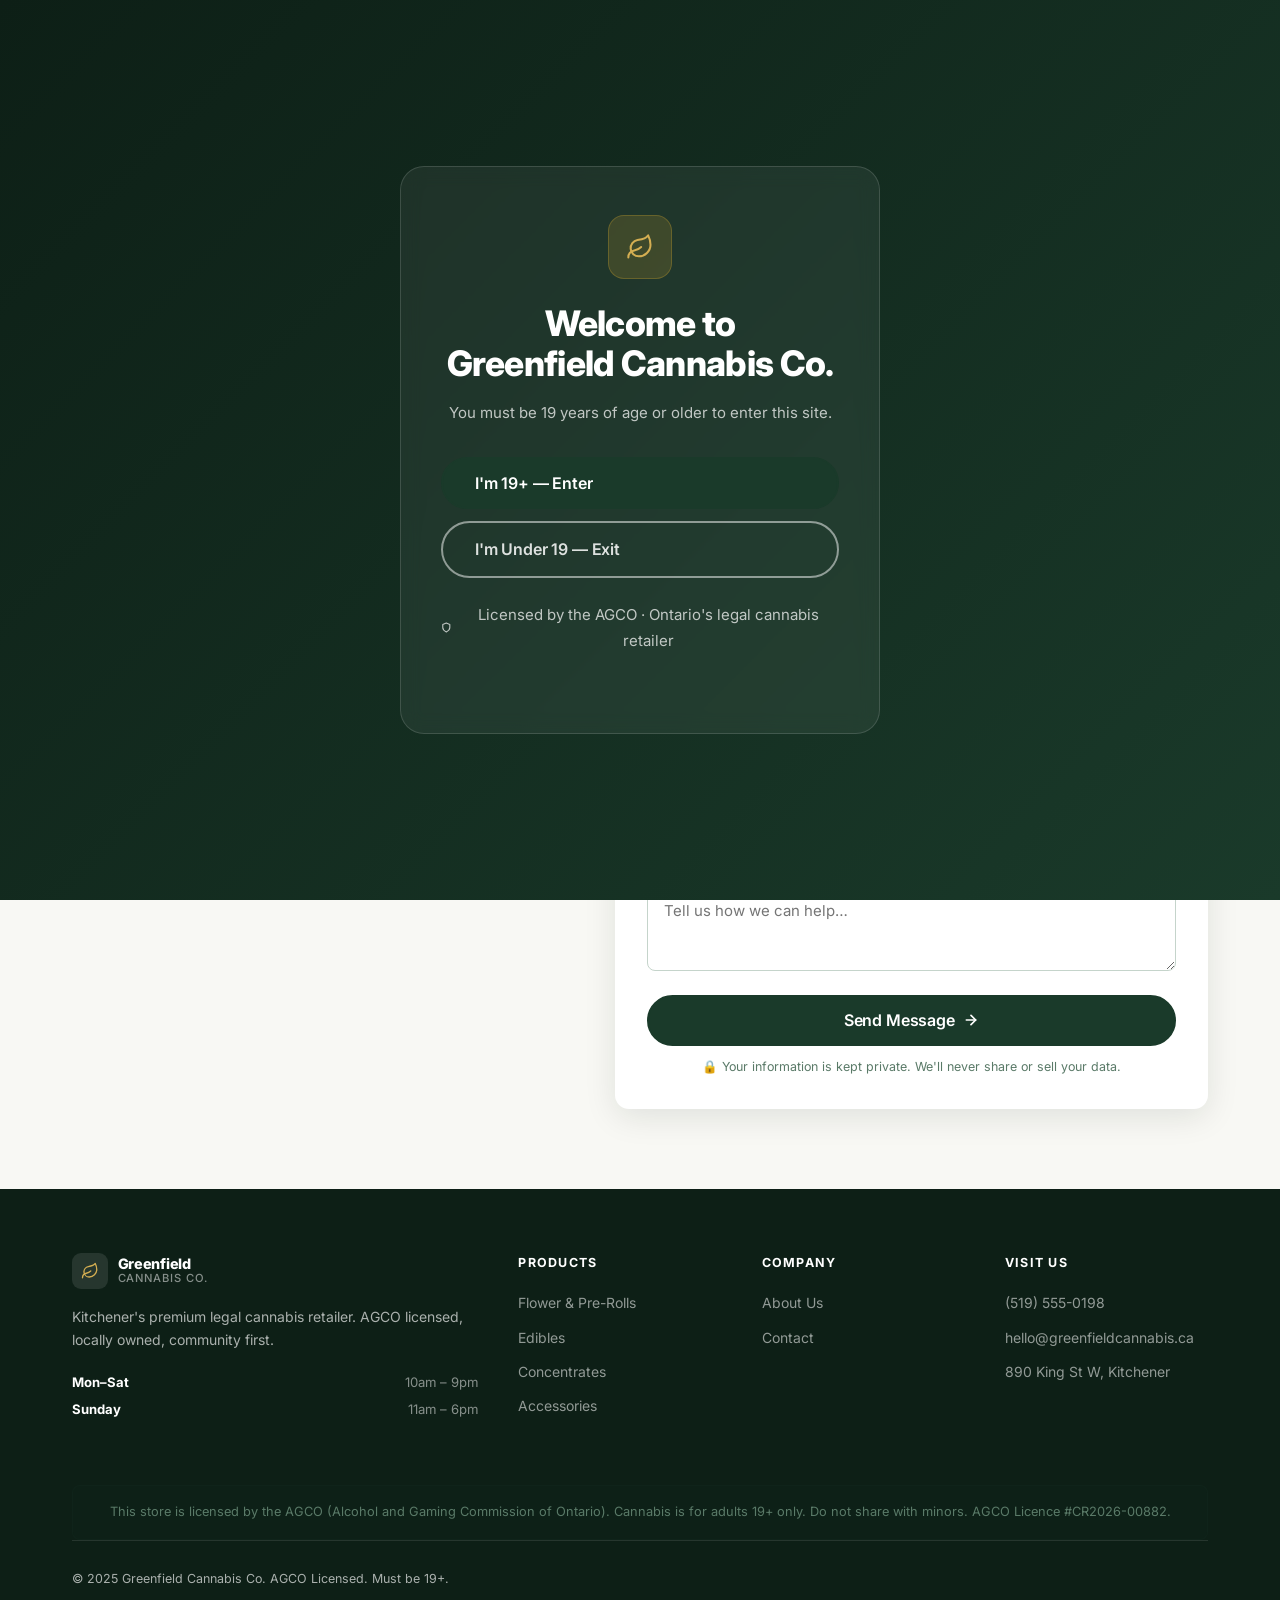
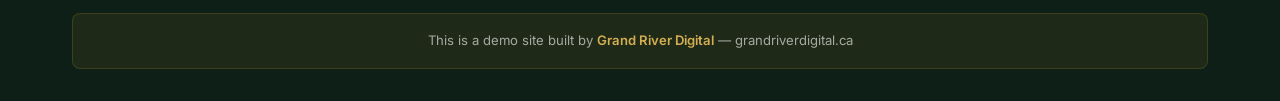
<file: contact/index.html>
<!DOCTYPE html>
<html lang="en">
<head>
  <meta charset="UTF-8" />
  <meta name="viewport" content="width=device-width, initial-scale=1.0" />
  <meta name="theme-color" content="#1A3A2A" />
  <title>Visit Us | Greenfield Cannabis Co. — 890 King St W, Kitchener, ON</title>
  <meta name="description" content="Find Greenfield Cannabis Co. at 890 King St W, Kitchener, ON. Hours, directions, and contact information. Walk-ins welcome — bring valid government-issued ID, must be 19+." />

  <link rel="preconnect" href="https://fonts.googleapis.com" />
  <link rel="preconnect" href="https://fonts.gstatic.com" crossorigin />
  <link rel="stylesheet" href="https://fonts.googleapis.com/css2?family=Inter:wght@300;400;500;600;700;800;900&display=swap" media="print" onload="this.media='all'" />
  <noscript><link rel="stylesheet" href="https://fonts.googleapis.com/css2?family=Inter:wght@300;400;500;600;700;800;900&display=swap" /></noscript>

  <script>
    var IMG_FALLBACK = 'data:image/svg+xml,%3Csvg xmlns=%22http://www.w3.org/2000/svg%22 width=%22800%22 height=%22600%22%3E%3Crect width=%22800%22 height=%22600%22 fill=%221A3A2A%22/%3E%3C/svg%3E';
    function imgFallback(img) { img.onerror = null; img.src = IMG_FALLBACK; }
  </script>

  <link rel="stylesheet" href="../styles.css" />
</head>
<body>

<!-- AGE GATE -->
<div id="age-gate" role="dialog" aria-modal="true" aria-labelledby="ag-title">
  <div class="ag-card">
    <div class="ag-logo"><div class="ag-leaf" aria-hidden="true"><svg width="28" height="28" viewBox="0 0 24 24" fill="none" stroke="currentColor" stroke-width="1.75" stroke-linecap="round" stroke-linejoin="round"><path d="M11 20A7 7 0 0 1 9.8 6.1C15.5 5 17 4.48 19 2c1 2 2 4.18 2 8 0 5.5-4.78 10-10 10z"/><path d="M2 21c0-3 1.85-5.36 5.08-6C9.5 14.52 12 13 13 12"/></svg></div></div>
    <h1 id="ag-title">Welcome to<br/>Greenfield Cannabis Co.</h1>
    <p>You must be 19 years of age or older to enter this site.</p>
    <div class="ag-actions">
      <button class="btn btn-primary btn-lg" id="ag-yes">I'm 19+ — Enter</button>
      <a href="https://google.com" class="btn btn-outline-lt btn-lg" id="ag-no">I'm Under 19 — Exit</a>
    </div>
    <p class="ag-disclaimer"><svg width="11" height="11" viewBox="0 0 24 24" fill="none" stroke="currentColor" stroke-width="2.5" stroke-linecap="round" stroke-linejoin="round" aria-hidden="true"><path d="M12 22s8-4 8-10V5l-8-3-8 3v7c0 6 8 10 8 10z"/></svg> Licensed by the AGCO · Ontario's legal cannabis retailer</p>
  </div>
</div>

<!-- TOP BAR -->
<div id="topbar">
  <div class="topbar-left">
    <div class="topbar-item"><svg width="13" height="13" viewBox="0 0 24 24" fill="none" stroke="currentColor" stroke-width="2" stroke-linecap="round" stroke-linejoin="round" aria-hidden="true"><path d="M21 10c0 7-9 13-9 13s-9-6-9-13a9 9 0 0 1 18 0z"/><circle cx="12" cy="10" r="3"/></svg> 890 King St W, Kitchener, ON</div>
    <div class="topbar-item"><svg width="13" height="13" viewBox="0 0 24 24" fill="none" stroke="currentColor" stroke-width="2" stroke-linecap="round" stroke-linejoin="round" aria-hidden="true"><rect x="3" y="4" width="18" height="18" rx="2"/><line x1="16" y1="2" x2="16" y2="6"/><line x1="8" y1="2" x2="8" y2="6"/><line x1="3" y1="10" x2="21" y2="10"/></svg> Mon–Sat 10am–9pm &nbsp;|&nbsp; Sun 11am–6pm</div>
  </div>
  <a href="tel:5195550198" class="topbar-phone"><svg width="13" height="13" viewBox="0 0 24 24" fill="none" stroke="currentColor" stroke-width="2" stroke-linecap="round" stroke-linejoin="round" aria-hidden="true"><path d="M22 16.92v3a2 2 0 0 1-2.18 2 19.79 19.79 0 0 1-8.63-3.07A19.5 19.5 0 0 1 4.69 12 19.79 19.79 0 0 1 1.61 3.44 2 2 0 0 1 3.6 1.27h3a2 2 0 0 1 2 1.72 12.84 12.84 0 0 0 .7 2.81 2 2 0 0 1-.45 2.11L7.91 8.94a16 16 0 0 0 6.16 6.16l.94-.94a2 2 0 0 1 2.11-.45 12.84 12.84 0 0 0 2.81.7A2 2 0 0 1 22 16.92z"/></svg> (519) 555-0198</a>
</div>

<!-- HEADER -->
<header id="hdr">
  <div class="wrap hdr-inner">
    <a href="../" class="logo">
      <div class="logo-icon" aria-hidden="true"><svg width="20" height="20" viewBox="0 0 24 24" fill="none" stroke="currentColor" stroke-width="1.75" stroke-linecap="round" stroke-linejoin="round"><path d="M11 20A7 7 0 0 1 9.8 6.1C15.5 5 17 4.48 19 2c1 2 2 4.18 2 8 0 5.5-4.78 10-10 10z"/><path d="M2 21c0-3 1.85-5.36 5.08-6C9.5 14.52 12 13 13 12"/></svg></div>
      <div class="logo-text">Greenfield <span>Cannabis Co.</span></div>
    </a>
    <nav class="desktop-nav" aria-label="Main navigation">
      <a href="../">Home</a>
      <a href="../about/">About</a>
      <a href="../products/">Products</a>
      <a href="../contact/" class="active">Visit Us</a>
    </nav>
    <div class="hdr-right">
      <a href="tel:5195550198" class="hdr-phone"><svg width="15" height="15" viewBox="0 0 24 24" fill="none" stroke="currentColor" stroke-width="2" stroke-linecap="round" stroke-linejoin="round" aria-hidden="true"><path d="M22 16.92v3a2 2 0 0 1-2.18 2 19.79 19.79 0 0 1-8.63-3.07A19.5 19.5 0 0 1 4.69 12 19.79 19.79 0 0 1 1.61 3.44 2 2 0 0 1 3.6 1.27h3a2 2 0 0 1 2 1.72 12.84 12.84 0 0 0 .7 2.81 2 2 0 0 1-.45 2.11L7.91 8.94a16 16 0 0 0 6.16 6.16l.94-.94a2 2 0 0 1 2.11-.45 12.84 12.84 0 0 0 2.81.7A2 2 0 0 1 22 16.92z"/></svg> (519) 555-0198</a>
      <a href="../contact/" class="btn btn-primary btn-sm">Visit Us Today</a>
      <button class="hamburger" id="hamburger" aria-label="Toggle navigation menu" aria-expanded="false"><span></span><span></span><span></span></button>
    </div>
  </div>
</header>

<div id="mobile-nav" role="dialog" aria-modal="true" aria-label="Mobile navigation">
  <nav>
    <a href="../" class="mobile-link">Home</a>
    <a href="../about/" class="mobile-link">About</a>
    <a href="../products/" class="mobile-link">Products</a>
    <a href="../contact/" class="mobile-link">Visit Us</a>
  </nav>
  <div class="mobile-nav-cta">
    <a href="tel:5195550198" class="btn btn-outline-dk btn-lg" style="justify-content:center"><svg width="17" height="17" viewBox="0 0 24 24" fill="none" stroke="currentColor" stroke-width="2" stroke-linecap="round" stroke-linejoin="round" aria-hidden="true"><path d="M22 16.92v3a2 2 0 0 1-2.18 2 19.79 19.79 0 0 1-8.63-3.07A19.5 19.5 0 0 1 4.69 12 19.79 19.79 0 0 1 1.61 3.44 2 2 0 0 1 3.6 1.27h3a2 2 0 0 1 2 1.72 12.84 12.84 0 0 0 .7 2.81 2 2 0 0 1-.45 2.11L7.91 8.94a16 16 0 0 0 6.16 6.16l.94-.94a2 2 0 0 1 2.11-.45 12.84 12.84 0 0 0 2.81.7A2 2 0 0 1 22 16.92z"/></svg> (519) 555-0198</a>
    <a href="../contact/" class="btn btn-primary btn-lg" style="justify-content:center">Get Directions</a>
  </div>
</div>

<!-- PAGE HERO -->
<section class="page-hero" style="background:linear-gradient(135deg,#1A3A2A 0%,#0d1f15 100%);padding:5rem 0 4rem;text-align:center;">
  <div class="wrap">
    <div class="eyebrow" style="color:rgba(90,200,120,.8);margin-bottom:.75rem;">Find Us</div>
    <h1 style="color:#fff;font-size:clamp(2rem,5vw,3.5rem);margin-bottom:1rem;">Visit Greenfield Cannabis Co.</h1>
    <p style="color:rgba(255,255,255,.8);font-size:1.1rem;max-width:560px;margin:0 auto;">Walk-ins always welcome. Bring a valid government-issued ID — must be 19+.</p>
  </div>
</section>

<!-- CONTACT + LOCATION -->
<section id="contact" style="padding:5rem 0;">
  <div class="wrap">
    <div class="contact-grid">
      <div class="contact-details sr d1">
        <div class="info-block">
          <h4><svg width="16" height="16" viewBox="0 0 24 24" fill="none" stroke="currentColor" stroke-width="2" stroke-linecap="round" stroke-linejoin="round" aria-hidden="true"><path d="M21 10c0 7-9 13-9 13s-9-6-9-13a9 9 0 0 1 18 0z"/><circle cx="12" cy="10" r="3"/></svg> Address</h4>
          <p>890 King St W<br/>Kitchener, ON &nbsp;N2G 1B2</p>
          <a href="https://maps.google.com/?q=198+King+Street+W+Kitchener+ON" target="_blank" rel="noopener noreferrer" class="map-link">Get Directions ↗</a>
        </div>
        <div class="info-block">
          <h4><svg width="16" height="16" viewBox="0 0 24 24" fill="none" stroke="currentColor" stroke-width="2" stroke-linecap="round" stroke-linejoin="round" aria-hidden="true"><rect x="3" y="4" width="18" height="18" rx="2"/><line x1="16" y1="2" x2="16" y2="6"/><line x1="8" y1="2" x2="8" y2="6"/><line x1="3" y1="10" x2="21" y2="10"/></svg> Hours</h4>
          <div class="hours-table">
            <div class="hours-row"><span>Monday – Saturday</span><span>10am – 9pm</span></div>
            <div class="hours-row"><span>Sunday</span><span>11am – 6pm</span></div>
          </div>
          <p class="hours-note"><svg width="12" height="12" viewBox="0 0 24 24" fill="none" stroke="currentColor" stroke-width="2.5" stroke-linecap="round" stroke-linejoin="round" aria-hidden="true"><circle cx="12" cy="12" r="10"/><line x1="12" y1="8" x2="12" y2="12"/><line x1="12" y1="16" x2="12.01" y2="16"/></svg> Valid government-issued ID required. Must be 19+.</p>
        </div>
        <div class="info-block">
          <h4><svg width="16" height="16" viewBox="0 0 24 24" fill="none" stroke="currentColor" stroke-width="2" stroke-linecap="round" stroke-linejoin="round" aria-hidden="true"><path d="M22 16.92v3a2 2 0 0 1-2.18 2 19.79 19.79 0 0 1-8.63-3.07A19.5 19.5 0 0 1 4.69 12 19.79 19.79 0 0 1 1.61 3.44 2 2 0 0 1 3.6 1.27h3a2 2 0 0 1 2 1.72 12.84 12.84 0 0 0 .7 2.81 2 2 0 0 1-.45 2.11L7.91 8.94a16 16 0 0 0 6.16 6.16l.94-.94a2 2 0 0 1 2.11-.45 12.84 12.84 0 0 0 2.81.7A2 2 0 0 1 22 16.92z"/></svg> Contact</h4>
          <p><a href="tel:5195550198">(519) 555-0198</a></p>
          <p><a href="mailto:hello@greenfieldcannabis.ca">hello@greenfieldcannabis.ca</a></p>
        </div>
      </div>

      <div class="contact-form-card sr d2">
        <div class="form-badge"><svg width="11" height="11" viewBox="0 0 24 24" fill="none" stroke="currentColor" stroke-width="2.5" stroke-linecap="round" stroke-linejoin="round" aria-hidden="true"><path d="M4 4h16c1.1 0 2 .9 2 2v12c0 1.1-.9 2-2 2H4c-1.1 0-2-.9-2-2V6c0-1.1.9-2 2-2z"/><polyline points="22,6 12,13 2,6"/></svg> We respond within a few hours</div>
        <h3>Get in Touch</h3>
        <p>Have a question about a product or want to learn more? Drop us a message.</p>
        <form id="contact-form" action="https://formspree.io/f/xnjbrllk" method="POST" novalidate>
          <input type="hidden" name="_subject" value="New Inquiry — Greenfield Cannabis Co." />
          <div class="form-row">
            <div class="form-group">
              <label for="cfname">First Name *</label>
              <input id="cfname" name="first_name" type="text" placeholder="Alex" required autocomplete="given-name" />
            </div>
            <div class="form-group">
              <label for="clname">Last Name *</label>
              <input id="clname" name="last_name" type="text" placeholder="Smith" required autocomplete="family-name" />
            </div>
          </div>
          <div class="form-group">
            <label for="cemail">Email Address *</label>
            <input id="cemail" name="email" type="email" placeholder="alex@example.com" required autocomplete="email" />
          </div>
          <div class="form-group">
            <label for="csubject">What can we help with?</label>
            <select id="csubject" name="subject">
              <option value="">Choose a topic…</option>
              <option>Product recommendation</option>
              <option>First-time visitor question</option>
              <option>CBD / wellness inquiry</option>
              <option>Accessibility or special needs</option>
              <option>Other</option>
            </select>
          </div>
          <div class="form-group">
            <label for="cmsg">Message *</label>
            <textarea id="cmsg" name="message" rows="3" required placeholder="Tell us how we can help…"></textarea>
          </div>
          <button type="submit" class="btn btn-primary btn-lg form-submit" style="width:100%;justify-content:center;">
            Send Message
            <svg width="16" height="16" viewBox="0 0 24 24" fill="none" stroke="currentColor" stroke-width="2.5" stroke-linecap="round" stroke-linejoin="round" aria-hidden="true"><line x1="5" y1="12" x2="19" y2="12"/><polyline points="12 5 19 12 12 19"/></svg>
          </button>
          <p class="form-disc">🔒 Your information is kept private. We'll never share or sell your data.</p>
        </form>
      </div>
    </div>
  </div>
</section>

<!-- FOOTER -->
<footer aria-label="Site footer">
  <div class="wrap">
    <div class="footer-grid">
      <div class="footer-brand">
        <a href="../" class="logo"><div class="logo-icon" aria-hidden="true"><svg width="18" height="18" viewBox="0 0 24 24" fill="none" stroke="currentColor" stroke-width="1.75" stroke-linecap="round" stroke-linejoin="round"><path d="M11 20A7 7 0 0 1 9.8 6.1C15.5 5 17 4.48 19 2c1 2 2 4.18 2 8 0 5.5-4.78 10-10 10z"/><path d="M2 21c0-3 1.85-5.36 5.08-6C9.5 14.52 12 13 13 12"/></svg></div><div class="logo-text">Greenfield <span>Cannabis Co.</span></div></a>
        <p>Kitchener's premium legal cannabis retailer. AGCO licensed, locally owned, community first.</p>
        <div class="footer-hours"><div class="footer-hour"><strong>Mon–Sat</strong><span>10am – 9pm</span></div><div class="footer-hour"><strong>Sunday</strong><span>11am – 6pm</span></div></div>
      </div>
      <div class="footer-col"><h5>Products</h5><ul><li><a href="../products/">Flower &amp; Pre-Rolls</a></li><li><a href="../products/">Edibles</a></li><li><a href="../products/">Concentrates</a></li><li><a href="../products/">Accessories</a></li></ul></div>
      <div class="footer-col"><h5>Company</h5><ul><li><a href="../about/">About Us</a></li><li><a href="../contact/">Contact</a></li></ul></div>
      <div class="footer-col"><h5>Visit Us</h5><ul><li><a href="tel:5195550198">(519) 555-0198</a></li><li><a href="mailto:hello@greenfieldcannabis.ca">hello@greenfieldcannabis.ca</a></li><li><a href="../contact/">890 King St W, Kitchener</a></li></ul></div>
    </div>
        <div class="footer-agco" style="margin-top:1.5rem;padding:1rem 1.25rem;background:rgba(26,58,42,.08);border:1px solid rgba(26,58,42,.15);border-radius:8px;text-align:center;"><p style="font-size:.8rem;color:var(--text-lt,#5A7A68);margin:0;line-height:1.6;">This store is licensed by the AGCO (Alcohol and Gaming Commission of Ontario). Cannabis is for adults 19+ only. Do not share with minors. AGCO Licence #CR2026-00882.</p></div>
    <div class="footer-bottom"><p class="footer-copy">© 2025 Greenfield Cannabis Co. AGCO Licensed. Must be 19+.</p></div>
    <div class="grd-banner">This is a demo site built by <a href="https://grandriverdigital.ca" target="_blank" rel="noopener">Grand River Digital</a> — grandriverdigital.ca</div>
  </div>
</footer>

<div id="mob-bar" role="navigation" aria-label="Quick contact">
  <a href="tel:5195550198" class="btn btn-primary"><svg width="16" height="16" viewBox="0 0 24 24" fill="none" stroke="currentColor" stroke-width="2.2" stroke-linecap="round" stroke-linejoin="round" aria-hidden="true"><path d="M22 16.92v3a2 2 0 0 1-2.18 2 19.79 19.79 0 0 1-8.63-3.07A19.5 19.5 0 0 1 4.69 12 19.79 19.79 0 0 1 1.61 3.44 2 2 0 0 1 3.6 1.27h3a2 2 0 0 1 2 1.72 12.84 12.84 0 0 0 .7 2.81 2 2 0 0 1-.45 2.11L7.91 8.94a16 16 0 0 0 6.16 6.16l.94-.94a2 2 0 0 1 2.11-.45 12.84 12.84 0 0 0 2.81.7A2 2 0 0 1 22 16.92z"/></svg> Call Now</a>
  <a href="../contact/" class="btn btn-outline-dk">Directions</a>
</div>
<script src="../script.js"></script>
</body>
</html>
</file>
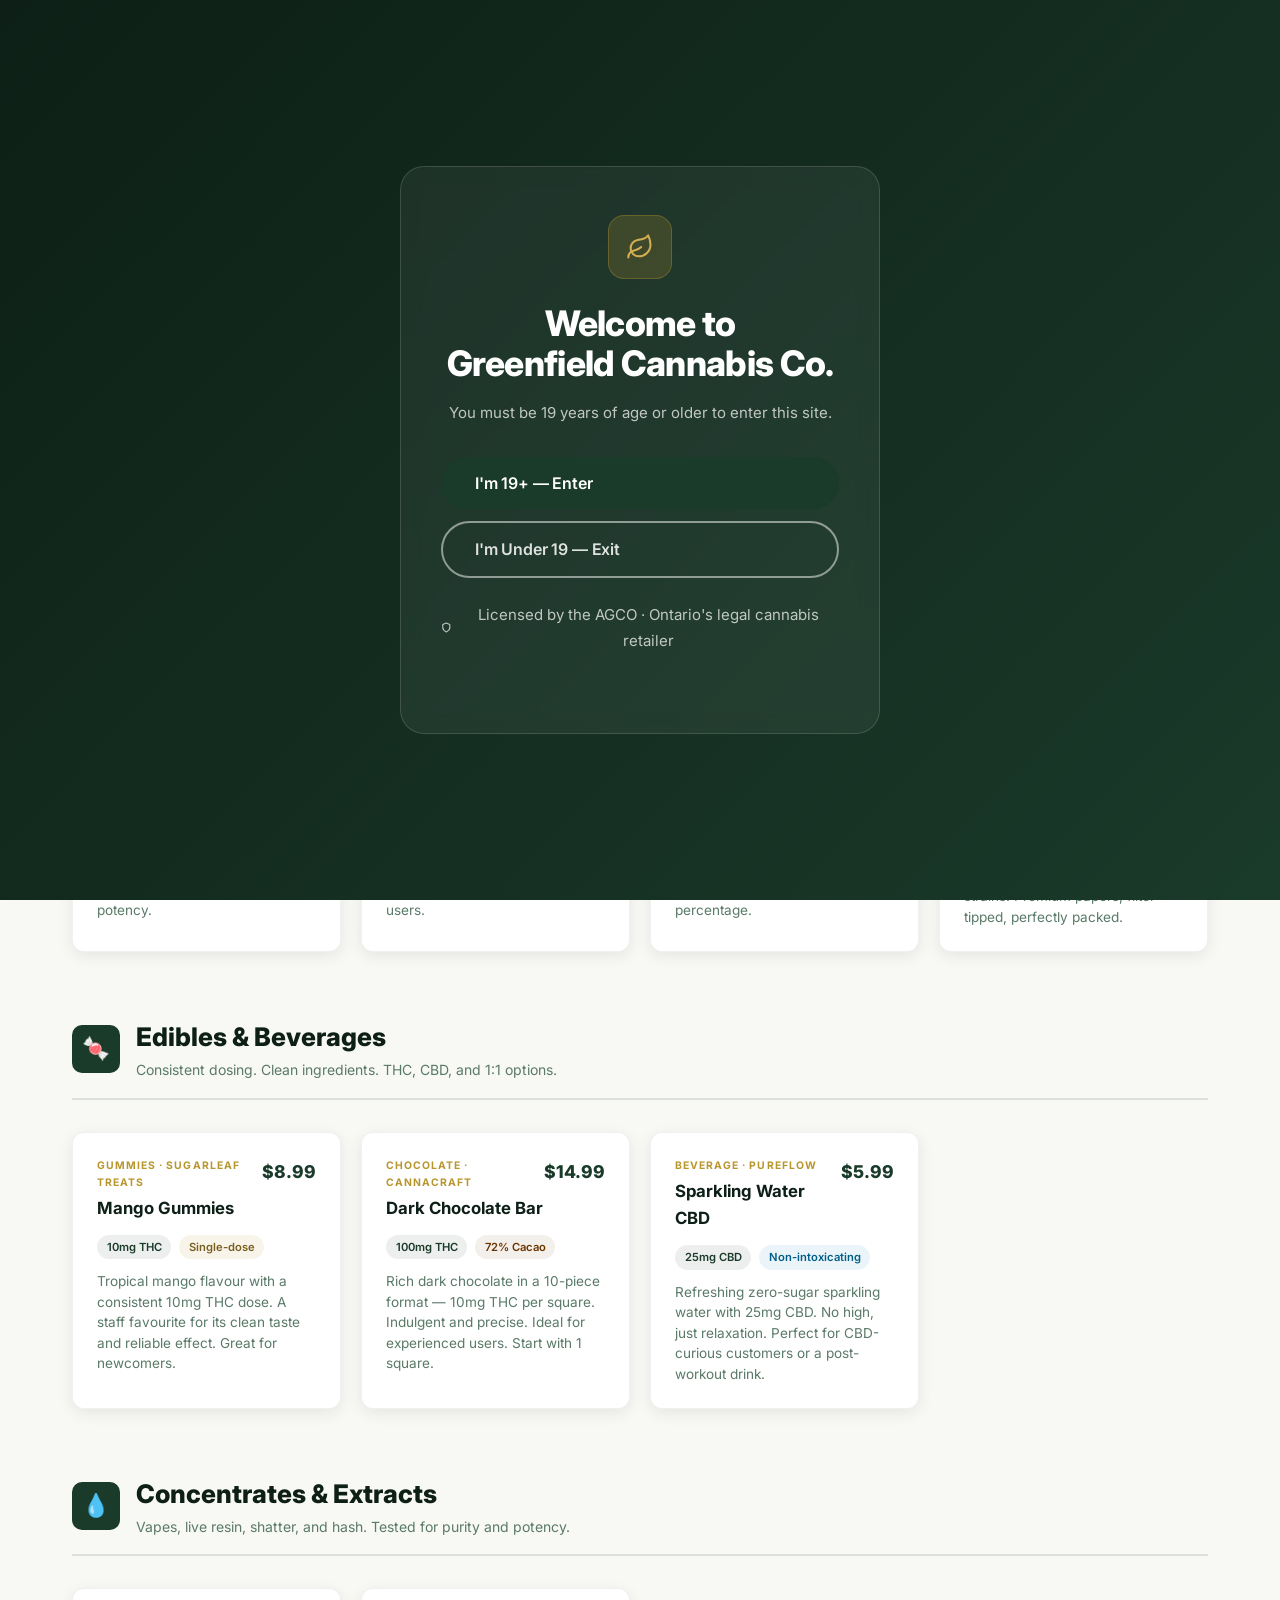
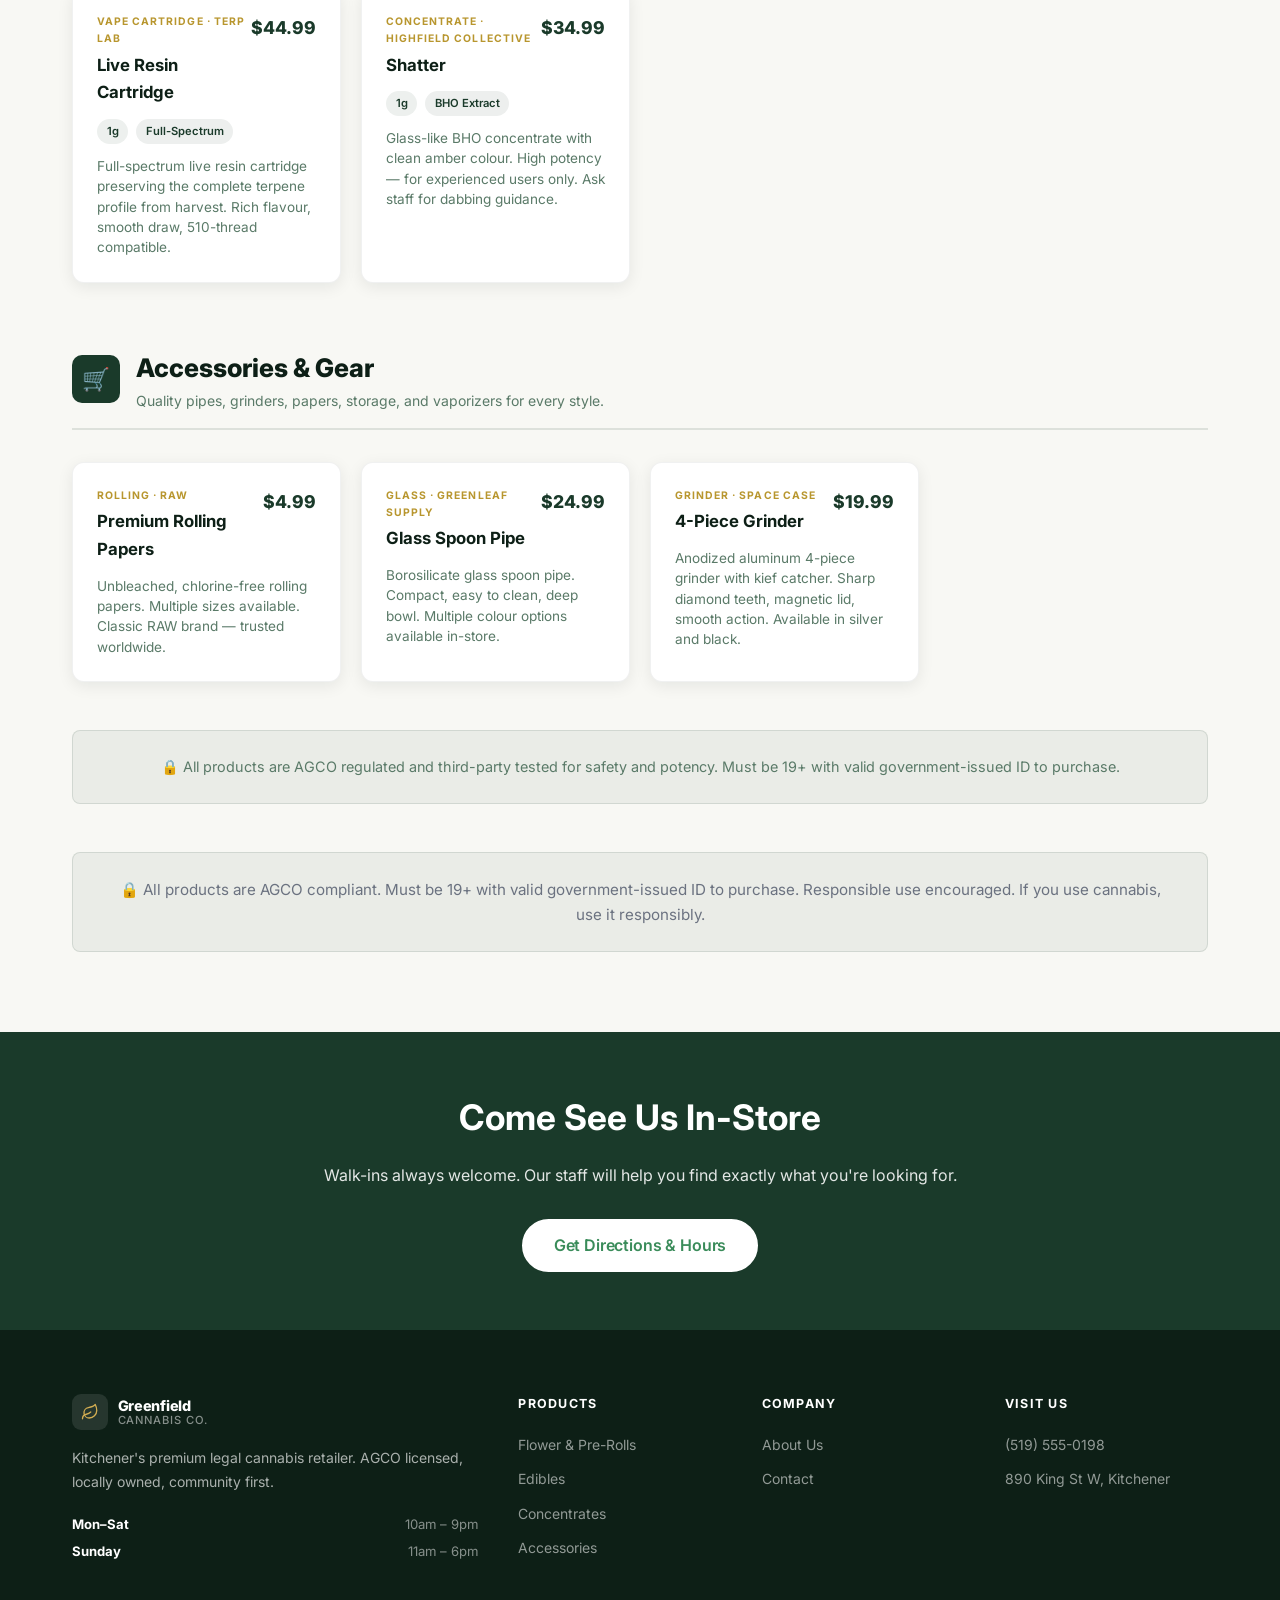
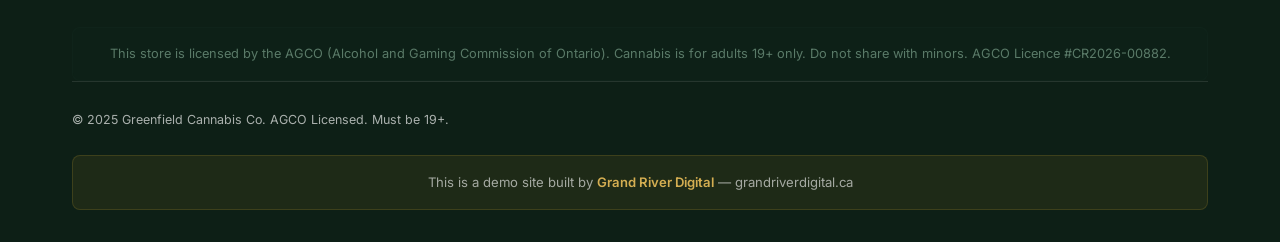
<file: products/index.html>
<!DOCTYPE html>
<html lang="en">
<head>
  <meta charset="UTF-8" />
  <meta name="viewport" content="width=device-width, initial-scale=1.0" />
  <meta name="theme-color" content="#1A3A2A" />
  <title>Products | Greenfield Cannabis Co. — Flower, Edibles, Concentrates & More</title>
  <meta name="description" content="Browse Greenfield Cannabis Co.'s full product selection — premium flower, edibles, concentrates, vapes, and accessories. Ontario-grown, AGCO compliant. 890 King St W, Kitchener." />

  <link rel="preconnect" href="https://fonts.googleapis.com" />
  <link rel="preconnect" href="https://fonts.gstatic.com" crossorigin />
  <link rel="stylesheet" href="https://fonts.googleapis.com/css2?family=Inter:wght@300;400;500;600;700;800;900&display=swap" media="print" onload="this.media='all'" />
  <noscript><link rel="stylesheet" href="https://fonts.googleapis.com/css2?family=Inter:wght@300;400;500;600;700;800;900&display=swap" /></noscript>

  <script>
    var IMG_FALLBACK = 'data:image/svg+xml,%3Csvg xmlns=%22http://www.w3.org/2000/svg%22 width=%22800%22 height=%22600%22%3E%3Crect width=%22800%22 height=%22600%22 fill=%221A3A2A%22/%3E%3C/svg%3E';
    function imgFallback(img) { img.onerror = null; img.src = IMG_FALLBACK; }
  </script>

  <link rel="stylesheet" href="../styles.css" />
</head>
<body>

<!-- AGE GATE -->
<div id="age-gate" role="dialog" aria-modal="true" aria-labelledby="ag-title">
  <div class="ag-card">
    <div class="ag-logo"><div class="ag-leaf" aria-hidden="true"><svg width="28" height="28" viewBox="0 0 24 24" fill="none" stroke="currentColor" stroke-width="1.75" stroke-linecap="round" stroke-linejoin="round"><path d="M11 20A7 7 0 0 1 9.8 6.1C15.5 5 17 4.48 19 2c1 2 2 4.18 2 8 0 5.5-4.78 10-10 10z"/><path d="M2 21c0-3 1.85-5.36 5.08-6C9.5 14.52 12 13 13 12"/></svg></div></div>
    <h1 id="ag-title">Welcome to<br/>Greenfield Cannabis Co.</h1>
    <p>You must be 19 years of age or older to enter this site.</p>
    <div class="ag-actions">
      <button class="btn btn-primary btn-lg" id="ag-yes">I'm 19+ — Enter</button>
      <a href="https://google.com" class="btn btn-outline-lt btn-lg" id="ag-no">I'm Under 19 — Exit</a>
    </div>
    <p class="ag-disclaimer"><svg width="11" height="11" viewBox="0 0 24 24" fill="none" stroke="currentColor" stroke-width="2.5" stroke-linecap="round" stroke-linejoin="round" aria-hidden="true"><path d="M12 22s8-4 8-10V5l-8-3-8 3v7c0 6 8 10 8 10z"/></svg> Licensed by the AGCO · Ontario's legal cannabis retailer</p>
  </div>
</div>

<!-- TOP BAR -->
<div id="topbar">
  <div class="topbar-left">
    <div class="topbar-item"><svg width="13" height="13" viewBox="0 0 24 24" fill="none" stroke="currentColor" stroke-width="2" stroke-linecap="round" stroke-linejoin="round" aria-hidden="true"><path d="M21 10c0 7-9 13-9 13s-9-6-9-13a9 9 0 0 1 18 0z"/><circle cx="12" cy="10" r="3"/></svg> 890 King St W, Kitchener, ON</div>
    <div class="topbar-item"><svg width="13" height="13" viewBox="0 0 24 24" fill="none" stroke="currentColor" stroke-width="2" stroke-linecap="round" stroke-linejoin="round" aria-hidden="true"><rect x="3" y="4" width="18" height="18" rx="2"/><line x1="16" y1="2" x2="16" y2="6"/><line x1="8" y1="2" x2="8" y2="6"/><line x1="3" y1="10" x2="21" y2="10"/></svg> Mon–Sat 10am–9pm &nbsp;|&nbsp; Sun 11am–6pm</div>
  </div>
  <a href="tel:5195550198" class="topbar-phone"><svg width="13" height="13" viewBox="0 0 24 24" fill="none" stroke="currentColor" stroke-width="2" stroke-linecap="round" stroke-linejoin="round" aria-hidden="true"><path d="M22 16.92v3a2 2 0 0 1-2.18 2 19.79 19.79 0 0 1-8.63-3.07A19.5 19.5 0 0 1 4.69 12 19.79 19.79 0 0 1 1.61 3.44 2 2 0 0 1 3.6 1.27h3a2 2 0 0 1 2 1.72 12.84 12.84 0 0 0 .7 2.81 2 2 0 0 1-.45 2.11L7.91 8.94a16 16 0 0 0 6.16 6.16l.94-.94a2 2 0 0 1 2.11-.45 12.84 12.84 0 0 0 2.81.7A2 2 0 0 1 22 16.92z"/></svg> (519) 555-0198</a>
</div>

<!-- HEADER -->
<header id="hdr">
  <div class="wrap hdr-inner">
    <a href="../" class="logo">
      <div class="logo-icon" aria-hidden="true"><svg width="20" height="20" viewBox="0 0 24 24" fill="none" stroke="currentColor" stroke-width="1.75" stroke-linecap="round" stroke-linejoin="round"><path d="M11 20A7 7 0 0 1 9.8 6.1C15.5 5 17 4.48 19 2c1 2 2 4.18 2 8 0 5.5-4.78 10-10 10z"/><path d="M2 21c0-3 1.85-5.36 5.08-6C9.5 14.52 12 13 13 12"/></svg></div>
      <div class="logo-text">Greenfield <span>Cannabis Co.</span></div>
    </a>
    <nav class="desktop-nav" aria-label="Main navigation">
      <a href="../">Home</a>
      <a href="../about/">About</a>
      <a href="../products/" class="active">Products</a>
      <a href="../contact/">Visit Us</a>
    </nav>
    <div class="hdr-right">
      <a href="tel:5195550198" class="hdr-phone"><svg width="15" height="15" viewBox="0 0 24 24" fill="none" stroke="currentColor" stroke-width="2" stroke-linecap="round" stroke-linejoin="round" aria-hidden="true"><path d="M22 16.92v3a2 2 0 0 1-2.18 2 19.79 19.79 0 0 1-8.63-3.07A19.5 19.5 0 0 1 4.69 12 19.79 19.79 0 0 1 1.61 3.44 2 2 0 0 1 3.6 1.27h3a2 2 0 0 1 2 1.72 12.84 12.84 0 0 0 .7 2.81 2 2 0 0 1-.45 2.11L7.91 8.94a16 16 0 0 0 6.16 6.16l.94-.94a2 2 0 0 1 2.11-.45 12.84 12.84 0 0 0 2.81.7A2 2 0 0 1 22 16.92z"/></svg> (519) 555-0198</a>
      <a href="../contact/" class="btn btn-primary btn-sm">Visit Us Today</a>
      <button class="hamburger" id="hamburger" aria-label="Toggle navigation menu" aria-expanded="false"><span></span><span></span><span></span></button>
    </div>
  </div>
</header>

<div id="mobile-nav" role="dialog" aria-modal="true" aria-label="Mobile navigation">
  <nav>
    <a href="../" class="mobile-link">Home</a>
    <a href="../about/" class="mobile-link">About</a>
    <a href="../products/" class="mobile-link">Products</a>
    <a href="../contact/" class="mobile-link">Visit Us</a>
  </nav>
  <div class="mobile-nav-cta">
    <a href="tel:5195550198" class="btn btn-outline-dk btn-lg" style="justify-content:center"><svg width="17" height="17" viewBox="0 0 24 24" fill="none" stroke="currentColor" stroke-width="2" stroke-linecap="round" stroke-linejoin="round" aria-hidden="true"><path d="M22 16.92v3a2 2 0 0 1-2.18 2 19.79 19.79 0 0 1-8.63-3.07A19.5 19.5 0 0 1 4.69 12 19.79 19.79 0 0 1 1.61 3.44 2 2 0 0 1 3.6 1.27h3a2 2 0 0 1 2 1.72 12.84 12.84 0 0 0 .7 2.81 2 2 0 0 1-.45 2.11L7.91 8.94a16 16 0 0 0 6.16 6.16l.94-.94a2 2 0 0 1 2.11-.45 12.84 12.84 0 0 0 2.81.7A2 2 0 0 1 22 16.92z"/></svg> (519) 555-0198</a>
    <a href="../contact/" class="btn btn-primary btn-lg" style="justify-content:center">Get Directions</a>
  </div>
</div>

<!-- PAGE HERO -->
<section class="page-hero" style="background:linear-gradient(135deg,#1A3A2A 0%,#0d1f15 100%);padding:5rem 0 4rem;text-align:center;">
  <div class="wrap">
    <div class="eyebrow" style="color:rgba(90,200,120,.8);margin-bottom:.75rem;">What We Carry</div>
    <h1 style="color:#fff;font-size:clamp(2rem,5vw,3.5rem);margin-bottom:1rem;">Our Product Selection</h1>
    <p style="color:rgba(255,255,255,.8);font-size:1.1rem;max-width:560px;margin:0 auto;">A curated mix of Ontario-grown and nationally licensed products across every category. New arrivals weekly. Walk in and ask us anything.</p>
  </div>
</section>

<!-- PRODUCTS FULL -->
<section id="products" style="padding:5rem 0;">
  <div class="wrap">

    <div style="margin-bottom:2rem;padding:1rem 1.5rem;background:rgba(184,150,46,.1);border-left:3px solid #B8962E;border-radius:0 8px 8px 0;">
      <p style="font-size:.9rem;color:var(--green,#1A3A2A);margin:0;">📦 <strong>In-store stock changes weekly.</strong> Pricing shown is approximate. Visit us for current selection, promotions, and staff recommendations. Bring valid government-issued ID — 19+ only.</p>
    </div>

    <!-- FLOWER -->
    <div style="margin-bottom:4rem;">
      <div style="display:flex;align-items:center;gap:1rem;margin-bottom:2rem;padding-bottom:1rem;border-bottom:2px solid rgba(26,58,42,.12);">
        <div style="width:48px;height:48px;background:#1A3A2A;border-radius:10px;display:flex;align-items:center;justify-content:center;font-size:1.4rem;">🌿</div>
        <div>
          <h2 style="font-size:1.6rem;font-weight:800;color:#0D1F16;margin:0;">Flower &amp; Pre-Rolls</h2>
          <p style="font-size:.875rem;color:#5A7A68;margin:0;">Hand-selected Ontario-grown strains. Whole flower and pre-rolls available.</p>
        </div>
      </div>
      <div style="display:grid;grid-template-columns:repeat(auto-fill,minmax(260px,1fr));gap:1.25rem;">
        <div class="sr d1" style="background:#fff;border-radius:12px;padding:1.5rem;box-shadow:0 4px 16px rgba(13,31,22,.08);border:1px solid rgba(13,31,22,.06);transition:transform .2s,box-shadow .2s;" onmouseover="this.style.transform='translateY(-3px)';this.style.boxShadow='0 8px 32px rgba(13,31,22,.14)';" onmouseout="this.style.transform='none';this.style.boxShadow='0 4px 16px rgba(13,31,22,.08)';">
          <div style="display:flex;justify-content:space-between;align-items:flex-start;margin-bottom:.75rem;">
            <div>
              <div style="font-size:.65rem;text-transform:uppercase;letter-spacing:.1em;color:#B8962E;font-weight:700;margin-bottom:.25rem;">Hybrid · GreenLeaf Farms</div>
              <h3 style="font-size:1.05rem;font-weight:700;color:#0D1F16;margin:0;">Blue Dream</h3>
            </div>
            <span style="font-size:1.1rem;font-weight:800;color:#1A3A2A;white-space:nowrap;">$12.99<span style="font-size:.75rem;font-weight:500;color:#5A7A68;">/g</span></span>
          </div>
          <div style="display:flex;gap:.5rem;margin-bottom:.75rem;flex-wrap:wrap;">
            <span style="font-size:.7rem;background:rgba(26,58,42,.08);color:#1A3A2A;padding:.2rem .6rem;border-radius:20px;font-weight:600;">20% THC</span>
            <span style="font-size:.7rem;background:rgba(184,150,46,.1);color:#7a6020;padding:.2rem .6rem;border-radius:20px;font-weight:600;">Hybrid</span>
          </div>
          <p style="font-size:.85rem;color:#5A7A68;margin:0;line-height:1.5;">Balanced, uplifting hybrid with notes of blueberry and sweet vanilla. Popular daytime choice. Smooth smoke, moderate potency.</p>
        </div>
        <div class="sr d2" style="background:#fff;border-radius:12px;padding:1.5rem;box-shadow:0 4px 16px rgba(13,31,22,.08);border:1px solid rgba(13,31,22,.06);transition:transform .2s,box-shadow .2s;" onmouseover="this.style.transform='translateY(-3px)';this.style.boxShadow='0 8px 32px rgba(13,31,22,.14)';" onmouseout="this.style.transform='none';this.style.boxShadow='0 4px 16px rgba(13,31,22,.08)';">
          <div style="display:flex;justify-content:space-between;align-items:flex-start;margin-bottom:.75rem;">
            <div>
              <div style="font-size:.65rem;text-transform:uppercase;letter-spacing:.1em;color:#B8962E;font-weight:700;margin-bottom:.25rem;">Indica · Northern Roots Co.</div>
              <h3 style="font-size:1.05rem;font-weight:700;color:#0D1F16;margin:0;">Purple Kush</h3>
            </div>
            <span style="font-size:1.1rem;font-weight:800;color:#1A3A2A;white-space:nowrap;">$14.99<span style="font-size:.75rem;font-weight:500;color:#5A7A68;">/g</span></span>
          </div>
          <div style="display:flex;gap:.5rem;margin-bottom:.75rem;flex-wrap:wrap;">
            <span style="font-size:.7rem;background:rgba(26,58,42,.08);color:#1A3A2A;padding:.2rem .6rem;border-radius:20px;font-weight:600;">22% THC</span>
            <span style="font-size:.7rem;background:rgba(100,50,150,.1);color:#5c2d8a;padding:.2rem .6rem;border-radius:20px;font-weight:600;">Indica</span>
          </div>
          <p style="font-size:.85rem;color:#5A7A68;margin:0;line-height:1.5;">Deep, earthy indica with grape and floral notes. Great for evening use and unwinding. Higher potency — best for experienced users.</p>
        </div>
        <div class="sr d3" style="background:#fff;border-radius:12px;padding:1.5rem;box-shadow:0 4px 16px rgba(13,31,22,.08);border:1px solid rgba(13,31,22,.06);transition:transform .2s,box-shadow .2s;" onmouseover="this.style.transform='translateY(-3px)';this.style.boxShadow='0 8px 32px rgba(13,31,22,.14)';" onmouseout="this.style.transform='none';this.style.boxShadow='0 4px 16px rgba(13,31,22,.08)';">
          <div style="display:flex;justify-content:space-between;align-items:flex-start;margin-bottom:.75rem;">
            <div>
              <div style="font-size:.65rem;text-transform:uppercase;letter-spacing:.1em;color:#B8962E;font-weight:700;margin-bottom:.25rem;">Sativa · Highfield Collective</div>
              <h3 style="font-size:1.05rem;font-weight:700;color:#0D1F16;margin:0;">Sour Diesel</h3>
            </div>
            <span style="font-size:1.1rem;font-weight:800;color:#1A3A2A;white-space:nowrap;">$11.99<span style="font-size:.75rem;font-weight:500;color:#5A7A68;">/g</span></span>
          </div>
          <div style="display:flex;gap:.5rem;margin-bottom:.75rem;flex-wrap:wrap;">
            <span style="font-size:.7rem;background:rgba(26,58,42,.08);color:#1A3A2A;padding:.2rem .6rem;border-radius:20px;font-weight:600;">18% THC</span>
            <span style="font-size:.7rem;background:rgba(255,165,0,.1);color:#996600;padding:.2rem .6rem;border-radius:20px;font-weight:600;">Sativa</span>
          </div>
          <p style="font-size:.85rem;color:#5A7A68;margin:0;line-height:1.5;">Classic energetic sativa with pungent diesel and citrus tones. Creative, focused, and motivating. Great entry-level THC percentage.</p>
        </div>
        <div class="sr d2" style="background:#fff;border-radius:12px;padding:1.5rem;box-shadow:0 4px 16px rgba(13,31,22,.08);border:1px solid rgba(13,31,22,.06);transition:transform .2s,box-shadow .2s;" onmouseover="this.style.transform='translateY(-3px)';this.style.boxShadow='0 8px 32px rgba(13,31,22,.14)';" onmouseout="this.style.transform='none';this.style.boxShadow='0 4px 16px rgba(13,31,22,.08)';">
          <div style="display:flex;justify-content:space-between;align-items:flex-start;margin-bottom:.75rem;">
            <div>
              <div style="font-size:.65rem;text-transform:uppercase;letter-spacing:.1em;color:#B8962E;font-weight:700;margin-bottom:.25rem;">Pre-Roll · GreenLeaf Farms</div>
              <h3 style="font-size:1.05rem;font-weight:700;color:#0D1F16;margin:0;">House Pre-Rolls (3-pack)</h3>
            </div>
            <span style="font-size:1.1rem;font-weight:800;color:#1A3A2A;white-space:nowrap;">$19.99</span>
          </div>
          <div style="display:flex;gap:.5rem;margin-bottom:.75rem;flex-wrap:wrap;">
            <span style="font-size:.7rem;background:rgba(26,58,42,.08);color:#1A3A2A;padding:.2rem .6rem;border-radius:20px;font-weight:600;">0.5g each</span>
            <span style="font-size:.7rem;background:rgba(26,58,42,.08);color:#1A3A2A;padding:.2rem .6rem;border-radius:20px;font-weight:600;">Mixed Strains</span>
          </div>
          <p style="font-size:.85rem;color:#5A7A68;margin:0;line-height:1.5;">Rotating selection of our best pre-rolls — ask staff for current strains. Premium papers, filter-tipped, perfectly packed.</p>
        </div>
      </div>
    </div>

    <!-- EDIBLES -->
    <div style="margin-bottom:4rem;">
      <div style="display:flex;align-items:center;gap:1rem;margin-bottom:2rem;padding-bottom:1rem;border-bottom:2px solid rgba(26,58,42,.12);">
        <div style="width:48px;height:48px;background:#1A3A2A;border-radius:10px;display:flex;align-items:center;justify-content:center;font-size:1.4rem;">🍬</div>
        <div>
          <h2 style="font-size:1.6rem;font-weight:800;color:#0D1F16;margin:0;">Edibles &amp; Beverages</h2>
          <p style="font-size:.875rem;color:#5A7A68;margin:0;">Consistent dosing. Clean ingredients. THC, CBD, and 1:1 options.</p>
        </div>
      </div>
      <div style="display:grid;grid-template-columns:repeat(auto-fill,minmax(260px,1fr));gap:1.25rem;">
        <div class="sr d1" style="background:#fff;border-radius:12px;padding:1.5rem;box-shadow:0 4px 16px rgba(13,31,22,.08);border:1px solid rgba(13,31,22,.06);transition:transform .2s,box-shadow .2s;" onmouseover="this.style.transform='translateY(-3px)';this.style.boxShadow='0 8px 32px rgba(13,31,22,.14)';" onmouseout="this.style.transform='none';this.style.boxShadow='0 4px 16px rgba(13,31,22,.08)';">
          <div style="display:flex;justify-content:space-between;align-items:flex-start;margin-bottom:.75rem;">
            <div>
              <div style="font-size:.65rem;text-transform:uppercase;letter-spacing:.1em;color:#B8962E;font-weight:700;margin-bottom:.25rem;">Gummies · Sugarleaf Treats</div>
              <h3 style="font-size:1.05rem;font-weight:700;color:#0D1F16;margin:0;">Mango Gummies</h3>
            </div>
            <span style="font-size:1.1rem;font-weight:800;color:#1A3A2A;white-space:nowrap;">$8.99</span>
          </div>
          <div style="display:flex;gap:.5rem;margin-bottom:.75rem;flex-wrap:wrap;">
            <span style="font-size:.7rem;background:rgba(26,58,42,.08);color:#1A3A2A;padding:.2rem .6rem;border-radius:20px;font-weight:600;">10mg THC</span>
            <span style="font-size:.7rem;background:rgba(184,150,46,.1);color:#7a6020;padding:.2rem .6rem;border-radius:20px;font-weight:600;">Single-dose</span>
          </div>
          <p style="font-size:.85rem;color:#5A7A68;margin:0;line-height:1.5;">Tropical mango flavour with a consistent 10mg THC dose. A staff favourite for its clean taste and reliable effect. Great for newcomers.</p>
        </div>
        <div class="sr d2" style="background:#fff;border-radius:12px;padding:1.5rem;box-shadow:0 4px 16px rgba(13,31,22,.08);border:1px solid rgba(13,31,22,.06);transition:transform .2s,box-shadow .2s;" onmouseover="this.style.transform='translateY(-3px)';this.style.boxShadow='0 8px 32px rgba(13,31,22,.14)';" onmouseout="this.style.transform='none';this.style.boxShadow='0 4px 16px rgba(13,31,22,.08)';">
          <div style="display:flex;justify-content:space-between;align-items:flex-start;margin-bottom:.75rem;">
            <div>
              <div style="font-size:.65rem;text-transform:uppercase;letter-spacing:.1em;color:#B8962E;font-weight:700;margin-bottom:.25rem;">Chocolate · Cannacraft</div>
              <h3 style="font-size:1.05rem;font-weight:700;color:#0D1F16;margin:0;">Dark Chocolate Bar</h3>
            </div>
            <span style="font-size:1.1rem;font-weight:800;color:#1A3A2A;white-space:nowrap;">$14.99</span>
          </div>
          <div style="display:flex;gap:.5rem;margin-bottom:.75rem;flex-wrap:wrap;">
            <span style="font-size:.7rem;background:rgba(26,58,42,.08);color:#1A3A2A;padding:.2rem .6rem;border-radius:20px;font-weight:600;">100mg THC</span>
            <span style="font-size:.7rem;background:rgba(100,50,0,.08);color:#6b3300;padding:.2rem .6rem;border-radius:20px;font-weight:600;">72% Cacao</span>
          </div>
          <p style="font-size:.85rem;color:#5A7A68;margin:0;line-height:1.5;">Rich dark chocolate in a 10-piece format — 10mg THC per square. Indulgent and precise. Ideal for experienced users. Start with 1 square.</p>
        </div>
        <div class="sr d3" style="background:#fff;border-radius:12px;padding:1.5rem;box-shadow:0 4px 16px rgba(13,31,22,.08);border:1px solid rgba(13,31,22,.06);transition:transform .2s,box-shadow .2s;" onmouseover="this.style.transform='translateY(-3px)';this.style.boxShadow='0 8px 32px rgba(13,31,22,.14)';" onmouseout="this.style.transform='none';this.style.boxShadow='0 4px 16px rgba(13,31,22,.08)';">
          <div style="display:flex;justify-content:space-between;align-items:flex-start;margin-bottom:.75rem;">
            <div>
              <div style="font-size:.65rem;text-transform:uppercase;letter-spacing:.1em;color:#B8962E;font-weight:700;margin-bottom:.25rem;">Beverage · PureFlow</div>
              <h3 style="font-size:1.05rem;font-weight:700;color:#0D1F16;margin:0;">Sparkling Water CBD</h3>
            </div>
            <span style="font-size:1.1rem;font-weight:800;color:#1A3A2A;white-space:nowrap;">$5.99</span>
          </div>
          <div style="display:flex;gap:.5rem;margin-bottom:.75rem;flex-wrap:wrap;">
            <span style="font-size:.7rem;background:rgba(26,58,42,.08);color:#1A3A2A;padding:.2rem .6rem;border-radius:20px;font-weight:600;">25mg CBD</span>
            <span style="font-size:.7rem;background:rgba(0,120,180,.08);color:#005f8a;padding:.2rem .6rem;border-radius:20px;font-weight:600;">Non-intoxicating</span>
          </div>
          <p style="font-size:.85rem;color:#5A7A68;margin:0;line-height:1.5;">Refreshing zero-sugar sparkling water with 25mg CBD. No high, just relaxation. Perfect for CBD-curious customers or a post-workout drink.</p>
        </div>
      </div>
    </div>

    <!-- CONCENTRATES -->
    <div style="margin-bottom:4rem;">
      <div style="display:flex;align-items:center;gap:1rem;margin-bottom:2rem;padding-bottom:1rem;border-bottom:2px solid rgba(26,58,42,.12);">
        <div style="width:48px;height:48px;background:#1A3A2A;border-radius:10px;display:flex;align-items:center;justify-content:center;font-size:1.4rem;">💧</div>
        <div>
          <h2 style="font-size:1.6rem;font-weight:800;color:#0D1F16;margin:0;">Concentrates &amp; Extracts</h2>
          <p style="font-size:.875rem;color:#5A7A68;margin:0;">Vapes, live resin, shatter, and hash. Tested for purity and potency.</p>
        </div>
      </div>
      <div style="display:grid;grid-template-columns:repeat(auto-fill,minmax(260px,1fr));gap:1.25rem;">
        <div class="sr d1" style="background:#fff;border-radius:12px;padding:1.5rem;box-shadow:0 4px 16px rgba(13,31,22,.08);border:1px solid rgba(13,31,22,.06);transition:transform .2s,box-shadow .2s;" onmouseover="this.style.transform='translateY(-3px)';this.style.boxShadow='0 8px 32px rgba(13,31,22,.14)';" onmouseout="this.style.transform='none';this.style.boxShadow='0 4px 16px rgba(13,31,22,.08)';">
          <div style="display:flex;justify-content:space-between;align-items:flex-start;margin-bottom:.75rem;">
            <div>
              <div style="font-size:.65rem;text-transform:uppercase;letter-spacing:.1em;color:#B8962E;font-weight:700;margin-bottom:.25rem;">Vape Cartridge · Terp Lab</div>
              <h3 style="font-size:1.05rem;font-weight:700;color:#0D1F16;margin:0;">Live Resin Cartridge</h3>
            </div>
            <span style="font-size:1.1rem;font-weight:800;color:#1A3A2A;white-space:nowrap;">$44.99</span>
          </div>
          <div style="display:flex;gap:.5rem;margin-bottom:.75rem;flex-wrap:wrap;">
            <span style="font-size:.7rem;background:rgba(26,58,42,.08);color:#1A3A2A;padding:.2rem .6rem;border-radius:20px;font-weight:600;">1g</span>
            <span style="font-size:.7rem;background:rgba(26,58,42,.08);color:#1A3A2A;padding:.2rem .6rem;border-radius:20px;font-weight:600;">Full-Spectrum</span>
          </div>
          <p style="font-size:.85rem;color:#5A7A68;margin:0;line-height:1.5;">Full-spectrum live resin cartridge preserving the complete terpene profile from harvest. Rich flavour, smooth draw, 510-thread compatible.</p>
        </div>
        <div class="sr d2" style="background:#fff;border-radius:12px;padding:1.5rem;box-shadow:0 4px 16px rgba(13,31,22,.08);border:1px solid rgba(13,31,22,.06);transition:transform .2s,box-shadow .2s;" onmouseover="this.style.transform='translateY(-3px)';this.style.boxShadow='0 8px 32px rgba(13,31,22,.14)';" onmouseout="this.style.transform='none';this.style.boxShadow='0 4px 16px rgba(13,31,22,.08)';">
          <div style="display:flex;justify-content:space-between;align-items:flex-start;margin-bottom:.75rem;">
            <div>
              <div style="font-size:.65rem;text-transform:uppercase;letter-spacing:.1em;color:#B8962E;font-weight:700;margin-bottom:.25rem;">Concentrate · Highfield Collective</div>
              <h3 style="font-size:1.05rem;font-weight:700;color:#0D1F16;margin:0;">Shatter</h3>
            </div>
            <span style="font-size:1.1rem;font-weight:800;color:#1A3A2A;white-space:nowrap;">$34.99</span>
          </div>
          <div style="display:flex;gap:.5rem;margin-bottom:.75rem;flex-wrap:wrap;">
            <span style="font-size:.7rem;background:rgba(26,58,42,.08);color:#1A3A2A;padding:.2rem .6rem;border-radius:20px;font-weight:600;">1g</span>
            <span style="font-size:.7rem;background:rgba(26,58,42,.08);color:#1A3A2A;padding:.2rem .6rem;border-radius:20px;font-weight:600;">BHO Extract</span>
          </div>
          <p style="font-size:.85rem;color:#5A7A68;margin:0;line-height:1.5;">Glass-like BHO concentrate with clean amber colour. High potency — for experienced users only. Ask staff for dabbing guidance.</p>
        </div>
      </div>
    </div>

    <!-- ACCESSORIES -->
    <div style="margin-bottom:3rem;">
      <div style="display:flex;align-items:center;gap:1rem;margin-bottom:2rem;padding-bottom:1rem;border-bottom:2px solid rgba(26,58,42,.12);">
        <div style="width:48px;height:48px;background:#1A3A2A;border-radius:10px;display:flex;align-items:center;justify-content:center;font-size:1.4rem;">🛒</div>
        <div>
          <h2 style="font-size:1.6rem;font-weight:800;color:#0D1F16;margin:0;">Accessories &amp; Gear</h2>
          <p style="font-size:.875rem;color:#5A7A68;margin:0;">Quality pipes, grinders, papers, storage, and vaporizers for every style.</p>
        </div>
      </div>
      <div style="display:grid;grid-template-columns:repeat(auto-fill,minmax(260px,1fr));gap:1.25rem;">
        <div class="sr d1" style="background:#fff;border-radius:12px;padding:1.5rem;box-shadow:0 4px 16px rgba(13,31,22,.08);border:1px solid rgba(13,31,22,.06);transition:transform .2s,box-shadow .2s;" onmouseover="this.style.transform='translateY(-3px)';this.style.boxShadow='0 8px 32px rgba(13,31,22,.14)';" onmouseout="this.style.transform='none';this.style.boxShadow='0 4px 16px rgba(13,31,22,.08)';">
          <div style="display:flex;justify-content:space-between;align-items:flex-start;margin-bottom:.75rem;">
            <div>
              <div style="font-size:.65rem;text-transform:uppercase;letter-spacing:.1em;color:#B8962E;font-weight:700;margin-bottom:.25rem;">Rolling · RAW</div>
              <h3 style="font-size:1.05rem;font-weight:700;color:#0D1F16;margin:0;">Premium Rolling Papers</h3>
            </div>
            <span style="font-size:1.1rem;font-weight:800;color:#1A3A2A;white-space:nowrap;">$4.99</span>
          </div>
          <p style="font-size:.85rem;color:#5A7A68;margin:0;line-height:1.5;">Unbleached, chlorine-free rolling papers. Multiple sizes available. Classic RAW brand — trusted worldwide.</p>
        </div>
        <div class="sr d2" style="background:#fff;border-radius:12px;padding:1.5rem;box-shadow:0 4px 16px rgba(13,31,22,.08);border:1px solid rgba(13,31,22,.06);transition:transform .2s,box-shadow .2s;" onmouseover="this.style.transform='translateY(-3px)';this.style.boxShadow='0 8px 32px rgba(13,31,22,.14)';" onmouseout="this.style.transform='none';this.style.boxShadow='0 4px 16px rgba(13,31,22,.08)';">
          <div style="display:flex;justify-content:space-between;align-items:flex-start;margin-bottom:.75rem;">
            <div>
              <div style="font-size:.65rem;text-transform:uppercase;letter-spacing:.1em;color:#B8962E;font-weight:700;margin-bottom:.25rem;">Glass · Greenleaf Supply</div>
              <h3 style="font-size:1.05rem;font-weight:700;color:#0D1F16;margin:0;">Glass Spoon Pipe</h3>
            </div>
            <span style="font-size:1.1rem;font-weight:800;color:#1A3A2A;white-space:nowrap;">$24.99</span>
          </div>
          <p style="font-size:.85rem;color:#5A7A68;margin:0;line-height:1.5;">Borosilicate glass spoon pipe. Compact, easy to clean, deep bowl. Multiple colour options available in-store.</p>
        </div>
        <div class="sr d3" style="background:#fff;border-radius:12px;padding:1.5rem;box-shadow:0 4px 16px rgba(13,31,22,.08);border:1px solid rgba(13,31,22,.06);transition:transform .2s,box-shadow .2s;" onmouseover="this.style.transform='translateY(-3px)';this.style.boxShadow='0 8px 32px rgba(13,31,22,.14)';" onmouseout="this.style.transform='none';this.style.boxShadow='0 4px 16px rgba(13,31,22,.08)';">
          <div style="display:flex;justify-content:space-between;align-items:flex-start;margin-bottom:.75rem;">
            <div>
              <div style="font-size:.65rem;text-transform:uppercase;letter-spacing:.1em;color:#B8962E;font-weight:700;margin-bottom:.25rem;">Grinder · Space Case</div>
              <h3 style="font-size:1.05rem;font-weight:700;color:#0D1F16;margin:0;">4-Piece Grinder</h3>
            </div>
            <span style="font-size:1.1rem;font-weight:800;color:#1A3A2A;white-space:nowrap;">$19.99</span>
          </div>
          <p style="font-size:.85rem;color:#5A7A68;margin:0;line-height:1.5;">Anodized aluminum 4-piece grinder with kief catcher. Sharp diamond teeth, magnetic lid, smooth action. Available in silver and black.</p>
        </div>
      </div>
    </div>

    <div style="margin-top:1rem;padding:1.5rem 2rem;background:rgba(26,58,42,.06);border:1px solid rgba(26,58,42,.12);border-radius:8px;text-align:center;">
      <p style="margin:0;font-size:.9rem;color:#5A7A68;">🔒 All products are AGCO regulated and third-party tested for safety and potency. Must be 19+ with valid government-issued ID to purchase.</p>
    </div>

    

    <div style="margin-top:3rem;padding:1.5rem 2rem;background:rgba(26,58,42,.06);border:1px solid rgba(26,58,42,.12);border-radius:8px;text-align:center;">
      <p style="margin:0;font-size:.95rem;color:var(--text-muted,#6b7280);">🔒 All products are AGCO compliant. Must be 19+ with valid government-issued ID to purchase. Responsible use encouraged. If you use cannabis, use it responsibly.</p>
    </div>
  </div>
</section>

<!-- CTA -->
<section style="background:var(--green,#1A3A2A);padding:3.5rem 0;text-align:center;">
  <div class="wrap">
    <h2 style="color:#fff;font-size:clamp(1.5rem,3vw,2.2rem);margin-bottom:1rem;">Come See Us In-Store</h2>
    <p style="color:rgba(255,255,255,.88);margin-bottom:1.75rem;">Walk-ins always welcome. Our staff will help you find exactly what you're looking for.</p>
    <a href="../contact/" class="btn btn-primary btn-lg" style="background:#fff;color:#3a8c5a;">Get Directions & Hours</a>
  </div>
</section>

<!-- FOOTER -->
<footer aria-label="Site footer">
  <div class="wrap">
    <div class="footer-grid">
      <div class="footer-brand">
        <a href="../" class="logo"><div class="logo-icon" aria-hidden="true"><svg width="18" height="18" viewBox="0 0 24 24" fill="none" stroke="currentColor" stroke-width="1.75" stroke-linecap="round" stroke-linejoin="round"><path d="M11 20A7 7 0 0 1 9.8 6.1C15.5 5 17 4.48 19 2c1 2 2 4.18 2 8 0 5.5-4.78 10-10 10z"/><path d="M2 21c0-3 1.85-5.36 5.08-6C9.5 14.52 12 13 13 12"/></svg></div><div class="logo-text">Greenfield <span>Cannabis Co.</span></div></a>
        <p>Kitchener's premium legal cannabis retailer. AGCO licensed, locally owned, community first.</p>
        <div class="footer-hours"><div class="footer-hour"><strong>Mon–Sat</strong><span>10am – 9pm</span></div><div class="footer-hour"><strong>Sunday</strong><span>11am – 6pm</span></div></div>
      </div>
      <div class="footer-col"><h5>Products</h5><ul><li><a href="../products/">Flower &amp; Pre-Rolls</a></li><li><a href="../products/">Edibles</a></li><li><a href="../products/">Concentrates</a></li><li><a href="../products/">Accessories</a></li></ul></div>
      <div class="footer-col"><h5>Company</h5><ul><li><a href="../about/">About Us</a></li><li><a href="../contact/">Contact</a></li></ul></div>
      <div class="footer-col"><h5>Visit Us</h5><ul><li><a href="tel:5195550198">(519) 555-0198</a></li><li><a href="../contact/">890 King St W, Kitchener</a></li></ul></div>
    </div>
        <div class="footer-agco" style="margin-top:1.5rem;padding:1rem 1.25rem;background:rgba(26,58,42,.08);border:1px solid rgba(26,58,42,.15);border-radius:8px;text-align:center;"><p style="font-size:.8rem;color:var(--text-lt,#5A7A68);margin:0;line-height:1.6;">This store is licensed by the AGCO (Alcohol and Gaming Commission of Ontario). Cannabis is for adults 19+ only. Do not share with minors. AGCO Licence #CR2026-00882.</p></div>
    <div class="footer-bottom"><p class="footer-copy">© 2025 Greenfield Cannabis Co. AGCO Licensed. Must be 19+.</p></div>
    <div class="grd-banner">This is a demo site built by <a href="https://grandriverdigital.ca" target="_blank" rel="noopener">Grand River Digital</a> — grandriverdigital.ca</div>
  </div>
</footer>

<div id="mob-bar" role="navigation" aria-label="Quick contact">
  <a href="tel:5195550198" class="btn btn-primary"><svg width="16" height="16" viewBox="0 0 24 24" fill="none" stroke="currentColor" stroke-width="2.2" stroke-linecap="round" stroke-linejoin="round" aria-hidden="true"><path d="M22 16.92v3a2 2 0 0 1-2.18 2 19.79 19.79 0 0 1-8.63-3.07A19.5 19.5 0 0 1 4.69 12 19.79 19.79 0 0 1 1.61 3.44 2 2 0 0 1 3.6 1.27h3a2 2 0 0 1 2 1.72 12.84 12.84 0 0 0 .7 2.81 2 2 0 0 1-.45 2.11L7.91 8.94a16 16 0 0 0 6.16 6.16l.94-.94a2 2 0 0 1 2.11-.45 12.84 12.84 0 0 0 2.81.7A2 2 0 0 1 22 16.92z"/></svg> Call Now</a>
  <a href="../contact/" class="btn btn-outline-dk">Directions</a>
</div>
<script src="../script.js"></script>
</body>
</html>
</file>
<file: styles.css>
/* =============================================
   GREENFIELD CANNABIS CO. — styles.css
   Color palette:
     Forest green:  #1A3A2A
     Off-white:     #F8F8F4
     Gold:          #B8962E
     Dark:          #0D1F16
     Text light:    #5A7A68
============================================= */

/* ── Reset & Base ── */
*, *::before, *::after { box-sizing: border-box; margin: 0; padding: 0; }
html { scroll-behavior: smooth; font-size: 16px; }
body {
  font-family: 'Inter', system-ui, -apple-system, sans-serif;
  background: #F8F8F4;
  color: #0D1F16;
  line-height: 1.65;
  -webkit-font-smoothing: antialiased;
}
img { max-width: 100%; height: auto; display: block; }
a { color: inherit; }
button { font-family: inherit; cursor: pointer; border: none; background: none; }
ul { list-style: none; }
input, select, textarea {
  font-family: inherit;
  font-size: 0.9375rem;
  width: 100%;
  padding: 0.75rem 1rem;
  border: 1.5px solid #C5D4CB;
  border-radius: 8px;
  background: #fff;
  color: #0D1F16;
  transition: border-color 0.2s, box-shadow 0.2s;
  outline: none;
}
input:focus, select:focus, textarea:focus {
  border-color: #1A3A2A;
  box-shadow: 0 0 0 3px rgba(26,58,42,0.14);
}
textarea { resize: vertical; min-height: 80px; }

/* ── CSS Variables ── */
:root {
  --green: #1A3A2A;
  --green-dk: #0D1F16;
  --green-md: #2D5C44;
  --offwhite: #F8F8F4;
  --offwhite-dk: #EFF0EB;
  --gold: #B8962E;
  --gold-lt: #D4AE52;
  --text: #0D1F16;
  --text-lt: #5A7A68;
  --border: #C5D4CB;
  --hdr-h: 68px;
  --topbar-h: 38px;
  --radius: 14px;
  --shadow: 0 8px 32px rgba(13,31,22,0.10);
  --shadow-lg: 0 16px 48px rgba(13,31,22,0.16);
}

/* ── Layout ── */
.wrap { max-width: 1200px; margin: 0 auto; padding: 0 1.25rem; }
@media (min-width: 768px) { .wrap { padding: 0 2rem; } }

/* ── Scroll Reveal ── */
.sr {
  opacity: 0;
  transform: translateY(22px);
  transition: opacity 0.6s ease, transform 0.6s ease;
}
.sr.up { opacity: 1; transform: none; }
.d1 { transition-delay: 0.08s; }
.d2 { transition-delay: 0.16s; }
.d3 { transition-delay: 0.24s; }
.d4 { transition-delay: 0.32s; }
.d5 { transition-delay: 0.40s; }
.cx { text-align: center; }

/* ── Buttons ── */
.btn {
  display: inline-flex;
  align-items: center;
  gap: 0.5rem;
  font-size: 0.9375rem;
  font-weight: 600;
  letter-spacing: -0.01em;
  border-radius: 50px;
  padding: 0.7rem 1.5rem;
  transition: all 0.22s ease;
  cursor: pointer;
  text-decoration: none;
  white-space: nowrap;
  border: 2px solid transparent;
}
.btn-primary {
  background: var(--green);
  color: #fff;
  border-color: var(--green);
}
.btn-primary:hover {
  background: var(--green-dk);
  border-color: var(--green-dk);
  transform: translateY(-2px);
  box-shadow: 0 8px 24px rgba(26,58,42,0.3);
}
.btn-outline {
  background: transparent;
  color: #fff;
  border-color: rgba(255,255,255,0.6);
}
.btn-outline:hover {
  background: rgba(255,255,255,0.12);
  border-color: rgba(255,255,255,0.9);
}
.btn-outline-dk {
  background: transparent;
  color: var(--green);
  border-color: var(--green);
}
.btn-outline-dk:hover {
  background: var(--green);
  color: #fff;
}
.btn-outline-lt {
  background: transparent;
  color: rgba(255,255,255,0.85);
  border-color: rgba(255,255,255,0.5);
}
.btn-outline-lt:hover {
  background: rgba(255,255,255,0.1);
  border-color: rgba(255,255,255,0.8);
}
.btn-lg { padding: 0.85rem 2rem; font-size: 1rem; }
.btn-sm { padding: 0.55rem 1.2rem; font-size: 0.875rem; }

/* ── Age Gate ── */
#age-gate {
  position: fixed; inset: 0; z-index: 99999;
  background: linear-gradient(135deg, var(--green-dk) 0%, var(--green) 100%);
  display: flex; align-items: center; justify-content: center;
  padding: 1.5rem;
}
#age-gate.hidden { display: none; }
.ag-card {
  background: rgba(255,255,255,0.06);
  border: 1px solid rgba(255,255,255,0.14);
  border-radius: 24px;
  backdrop-filter: blur(10px);
  padding: 3rem 2.5rem;
  max-width: 480px;
  width: 100%;
  text-align: center;
}
.ag-logo {
  display: flex; align-items: center; justify-content: center;
  margin-bottom: 1.5rem;
}
.ag-leaf {
  width: 64px; height: 64px; border-radius: 16px;
  background: rgba(184,150,46,0.2);
  border: 1px solid rgba(184,150,46,0.35);
  display: flex; align-items: center; justify-content: center;
  color: var(--gold-lt);
}
.ag-card h1 {
  font-size: clamp(1.6rem, 5vw, 2.2rem);
  font-weight: 800; letter-spacing: -0.02em;
  color: #fff; line-height: 1.15; margin-bottom: 1rem;
}
.ag-card > p {
  font-size: 0.9375rem; color: rgba(255,255,255,0.72); line-height: 1.7; margin-bottom: 2rem;
}
.ag-actions { display: flex; flex-direction: column; gap: 0.75rem; margin-bottom: 1.5rem; }
.ag-disclaimer {
  display: flex; align-items: center; justify-content: center; gap: 0.4rem;
  font-size: 0.75rem; color: rgba(255,255,255,0.45); line-height: 1.5;
}

/* ── Top Bar ── */
#topbar {
  position: fixed;
  top: 0;
  left: 0;
  right: 0;
  z-index: 950;
  background: var(--green-dk);
  color: rgba(255,255,255,0.7);
  font-size: 0.78rem;
  display: flex;
  align-items: center;
  justify-content: space-between;
  padding: 0 1.25rem;
  height: var(--topbar-h);
  letter-spacing: 0.01em;
}
.topbar-left { display: flex; gap: 1.5rem; }
.topbar-item { display: flex; align-items: center; gap: 0.4rem; }
.topbar-phone {
  display: flex; align-items: center; gap: 0.4rem;
  color: var(--gold-lt); font-weight: 600;
  text-decoration: none; transition: color 0.2s;
}
.topbar-phone:hover { color: #fff; }
@media (max-width: 599px) { .topbar-left { display: none; } }

/* ── Sticky Header ── */
#hdr {
  position: fixed;
  top: var(--topbar-h);
  left: 0; right: 0;
  height: var(--hdr-h);
  background: rgba(248,248,244,0.97);
  backdrop-filter: blur(12px);
  -webkit-backdrop-filter: blur(12px);
  border-bottom: 1px solid transparent;
  z-index: 900;
  transition: border-color 0.3s, box-shadow 0.3s;
}
#hdr.scrolled {
  border-bottom-color: var(--border);
  box-shadow: 0 2px 20px rgba(13,31,22,0.1);
}
.hdr-inner {
  display: flex; align-items: center;
  justify-content: space-between;
  height: 100%; gap: 1.5rem;
}
.logo {
  display: flex; align-items: center; gap: 0.6rem;
  text-decoration: none; color: var(--green); flex-shrink: 0;
}
.logo-icon {
  width: 36px; height: 36px;
  background: var(--green);
  border-radius: 9px;
  display: flex; align-items: center; justify-content: center;
  color: rgba(184,150,46,0.9);
}
.logo-text {
  display: flex; flex-direction: column;
  font-size: 0.9rem; font-weight: 800;
  line-height: 1.1; letter-spacing: -0.02em;
  color: var(--green);
}
.logo-text span {
  font-size: 0.7rem; font-weight: 500;
  color: var(--text-lt); letter-spacing: 0.08em; text-transform: uppercase;
}
.desktop-nav { display: none; gap: 0.25rem; }
@media (min-width: 900px) { .desktop-nav { display: flex; } }
.desktop-nav a {
  font-size: 0.875rem; font-weight: 500; color: var(--text-lt);
  text-decoration: none; padding: 0.4rem 0.75rem; border-radius: 6px;
  transition: color 0.2s, background 0.2s;
}
.desktop-nav a:hover { color: var(--green); background: rgba(26,58,42,0.07); }
.hdr-right { display: flex; align-items: center; gap: 0.75rem; }
.hdr-phone {
  display: none; align-items: center; gap: 0.4rem;
  font-size: 0.875rem; font-weight: 600;
  color: var(--green); text-decoration: none;
  transition: color 0.2s;
}
.hdr-phone:hover { color: var(--gold); }
@media (min-width: 768px) { .hdr-phone { display: flex; } }

/* ── Hamburger ── */
.hamburger {
  width: 38px; height: 38px; border-radius: 8px;
  display: flex; flex-direction: column;
  align-items: center; justify-content: center; gap: 5px;
  transition: background 0.2s;
}
.hamburger:hover { background: rgba(26,58,42,0.08); }
.hamburger span {
  display: block; width: 20px; height: 2px;
  background: var(--green); border-radius: 2px;
  transition: transform 0.3s, opacity 0.3s;
}
.hamburger.active span:nth-child(1) { transform: translateY(7px) rotate(45deg); }
.hamburger.active span:nth-child(2) { opacity: 0; }
.hamburger.active span:nth-child(3) { transform: translateY(-7px) rotate(-45deg); }
@media (min-width: 900px) { .hamburger { display: none; } }

/* ── Mobile Nav ── */
#mobile-nav {
  position: fixed;
  top: calc(var(--topbar-h) + var(--hdr-h));
  left: 0; right: 0; bottom: 0;
  background: var(--offwhite); z-index: 800;
  display: flex; flex-direction: column;
  padding: 2rem 1.5rem;
  transform: translateX(100%);
  transition: transform 0.35s cubic-bezier(0.4,0,0.2,1);
  overflow-y: auto;
}
#mobile-nav.open { transform: none; }
#mobile-nav nav { display: flex; flex-direction: column; gap: 0.25rem; flex: 1; }
.mobile-link {
  font-size: 1.5rem; font-weight: 700;
  color: var(--green); text-decoration: none;
  padding: 0.75rem 0;
  border-bottom: 1px solid var(--border);
  transition: color 0.2s;
}
.mobile-link:hover { color: var(--gold); }
.mobile-nav-cta { display: flex; flex-direction: column; gap: 0.75rem; padding-top: 2rem; }

/* ── Hero ── */
#hero {
  position: relative;
  min-height: 100svh;
  display: flex; align-items: center;
  padding-top: calc(var(--topbar-h) + var(--hdr-h));
  overflow: hidden;
}
.hero-bg { position: absolute; inset: 0; z-index: 0; background: linear-gradient(160deg, #1A3A2A 0%, #0a1f12 55%, #051009 100%); }
.hero-bg img { width: 100%; height: 100%; object-fit: cover; object-position: center; }
.hero-overlay {
  position: absolute; inset: 0; z-index: 1;
  background: linear-gradient(135deg, rgba(13,31,22,0.88) 0%, rgba(26,58,42,0.65) 55%, rgba(26,58,42,0.35) 100%);
}
.hero-content { position: relative; z-index: 2; width: 100%; padding: 5rem 0; }
.hero-inner { max-width: 680px; }
.hero-kicker {
  display: inline-flex; align-items: center; gap: 0.5rem;
  font-size: 0.8rem; font-weight: 600;
  color: var(--gold-lt); letter-spacing: 0.12em; text-transform: uppercase;
  margin-bottom: 1.25rem;
}
.dot {
  width: 7px; height: 7px; border-radius: 50%;
  background: var(--gold);
  animation: pulse 2s infinite;
}
@keyframes pulse {
  0%, 100% { opacity: 1; transform: scale(1); }
  50% { opacity: 0.6; transform: scale(1.4); }
}
#hero h1 {
  font-size: clamp(2.8rem, 7vw, 5rem);
  font-weight: 800;
  line-height: 1.06;
  letter-spacing: -0.03em;
  color: #fff;
  margin-bottom: 1.5rem;
}
#hero h1 em {
  font-style: italic; font-weight: 700;
  color: var(--gold-lt);
}
.hero-sub {
  font-size: clamp(1rem, 2vw, 1.2rem);
  color: rgba(255,255,255,0.8); line-height: 1.7;
  margin-bottom: 2.5rem; max-width: 520px;
}
.hero-ctas { display: flex; gap: 1rem; flex-wrap: wrap; margin-bottom: 2.5rem; }
.hero-badges { display: flex; gap: 0.75rem; flex-wrap: wrap; }
.hero-badge {
  display: inline-flex; align-items: center; gap: 0.35rem;
  font-size: 0.8rem; font-weight: 500;
  color: rgba(255,255,255,0.82);
  background: rgba(255,255,255,0.1);
  backdrop-filter: blur(6px);
  border: 1px solid rgba(255,255,255,0.2);
  padding: 0.3rem 0.75rem; border-radius: 50px;
}
.badge-icon { font-size: 0.9rem; }

/* ── Section Heads ── */
.section-head { text-align: center; margin-bottom: 3.5rem; }
.eyebrow {
  font-size: 0.75rem; font-weight: 700; letter-spacing: 0.14em;
  text-transform: uppercase; color: var(--gold); margin-bottom: 0.6rem;
}
.eyebrow.lt { color: var(--gold-lt); }
.section-title {
  font-size: clamp(1.8rem, 4.5vw, 2.8rem);
  font-weight: 800; line-height: 1.12;
  letter-spacing: -0.03em; color: var(--green);
  margin-bottom: 1rem;
}
.section-title.lt { color: #fff; }
.section-sub {
  font-size: 1rem; color: var(--text-lt); line-height: 1.75;
  max-width: 560px; margin: 0 auto;
}

/* ── About Preview (homepage) ── */
#about-preview {
  padding: 5rem 0;
  background: #fff;
}

/* ── Products Preview (homepage) ── */
#products-preview {
  padding: 5rem 0;
  background: var(--offwhite);
}

/* ── About Badge (rating overlay on image) ── */
.about-badge {
  position: absolute;
  top: 1.25rem; left: -1rem;
  background: var(--green);
  color: #fff;
  border-radius: 12px;
  padding: 0.75rem 1.1rem;
  box-shadow: var(--shadow);
  text-align: center;
  line-height: 1.2;
  border: 2px solid rgba(184,150,46,0.4);
}
.about-badge .big { font-size: 1.6rem; font-weight: 800; color: var(--gold-lt); }
.about-badge .sm { font-size: 0.72rem; font-weight: 500; opacity: 0.85; }

/* ── Rating Badge (clean 4.9/stars/Google display) ── */
.rating-badge {
  display: inline-flex;
  align-items: center;
  gap: 0.5rem;
  background: var(--green);
  border: 2px solid rgba(184,150,46,0.4);
  border-radius: 12px;
  padding: 0.65rem 1rem;
  box-shadow: var(--shadow);
  position: absolute;
  top: 1.25rem; left: -1rem;
  white-space: nowrap;
}
.rating-stars { color: var(--gold-lt); font-size: 0.9rem; letter-spacing: 0.04em; }
.rating-value { font-size: 1.3rem; font-weight: 800; color: #fff; }
.rating-source { font-size: 0.72rem; color: rgba(255,255,255,0.7); font-weight: 500; }

/* ── Testimonials Grid (about page) ── */
.testimonials-grid {
  display: grid;
  grid-template-columns: 1fr;
  gap: 1.25rem;
}
@media (min-width: 640px) { .testimonials-grid { grid-template-columns: repeat(3, 1fr); } }
.tc-stars { color: var(--gold-lt); font-size: 1rem; margin-bottom: 0.75rem; letter-spacing: 0.05em; }
.tc-text {
  font-size: 0.9375rem;
  color: rgba(255,255,255,0.88);
  line-height: 1.72;
  margin: 0 0 1.25rem;
  font-style: normal;
}
.tc-author { display: flex; align-items: center; gap: 0.75rem; }
.tc-avatar {
  width: 40px; height: 40px; border-radius: 50%;
  background: var(--gold); color: #fff;
  display: flex; align-items: center; justify-content: center;
  font-weight: 700; font-size: 0.9rem; flex-shrink: 0;
}
.tc-author strong { display: block; font-size: 0.9rem; font-weight: 600; color: #fff; }
.tc-author small { font-size: 0.78rem; color: rgba(255,255,255,0.55); display: block; }

/* ── GRD Banner (footer) ── */
.grd-banner {
  margin-top: 1.5rem;
  padding: 1rem;
  background: rgba(184,150,46,0.1);
  border: 1px solid rgba(184,150,46,0.2);
  border-radius: 8px;
  text-align: center;
  font-size: 0.82rem;
  color: rgba(255,255,255,0.6);
}
.grd-banner a { color: var(--gold-lt); font-weight: 600; text-decoration: none; }
.grd-banner a:hover { text-decoration: underline; }

/* ── About ── */
#about {
  padding: 6rem 0;
  background: #fff;
}
.about-grid {
  display: grid;
  grid-template-columns: 1fr;
  gap: 3.5rem;
}
@media (min-width: 900px) {
  .about-grid { grid-template-columns: 1fr 1fr; align-items: start; }
}
.about-text .eyebrow { text-align: left; }
.about-text .section-title { text-align: left; margin-bottom: 1.25rem; }
.about-text p { font-size: 1rem; color: var(--text-lt); line-height: 1.78; margin-bottom: 1.1rem; }
.about-cta { display: flex; gap: 1rem; flex-wrap: wrap; margin-top: 2rem; }
.about-values { display: flex; flex-direction: column; gap: 1rem; margin: 1.75rem 0; }
.about-value { display: flex; gap: 0.9rem; align-items: flex-start; }
.about-value-dot {
  width: 8px; height: 8px; border-radius: 50%;
  background: var(--gold); flex-shrink: 0; margin-top: 0.45rem;
}
.about-value p { font-size: 0.9375rem; color: var(--text-lt); line-height: 1.68; }
.about-value p strong { color: var(--text); }
.about-img-side,
.about-img-stack { position: relative; }
.about-img-main {
  border-radius: var(--radius); overflow: hidden;
  aspect-ratio: 4/3;
}
.about-img-main img { width: 100%; height: 100%; object-fit: cover; }
.about-img-accent {
  position: absolute;
  bottom: -1.5rem; right: -1rem;
  width: 45%;
  border-radius: 12px;
  overflow: hidden;
  border: 4px solid #fff;
  box-shadow: var(--shadow);
  aspect-ratio: 1;
}
.about-img-accent img { width: 100%; height: 100%; object-fit: cover; }
.about-stat-badges {
  display: flex; gap: 1rem; margin-top: 1.25rem;
}
.about-stat-badge {
  flex: 1; text-align: center;
  background: var(--offwhite);
  border: 1px solid var(--border);
  border-radius: 12px;
  padding: 1rem 0.5rem;
}
.about-stat-badge.gold { background: rgba(184,150,46,0.08); border-color: rgba(184,150,46,0.25); }
.about-stat-badge .big {
  font-size: 1.4rem; font-weight: 800;
  color: var(--green); line-height: 1;
  margin-bottom: 0.25rem;
}
.about-stat-badge.gold .big { color: var(--gold); }
.about-stat-badge .sm { font-size: 0.72rem; color: var(--text-lt); font-weight: 500; }

/* ── Stats Strip ── */
#stats {
  background: var(--green);
  padding: 3rem 0;
}
.stats-row {
  display: grid;
  grid-template-columns: repeat(2, 1fr);
  gap: 2rem;
}
@media (min-width: 768px) { .stats-row { grid-template-columns: repeat(4, 1fr); } }
.stat-cell { text-align: center; }
.stat-n {
  font-size: clamp(2.2rem, 5vw, 3rem);
  font-weight: 800; color: #fff; line-height: 1;
  margin-bottom: 0.4rem; letter-spacing: -0.03em;
}
.accent { color: var(--gold-lt); }
.stat-l { font-size: 0.82rem; color: rgba(255,255,255,0.6); font-weight: 500; letter-spacing: 0.04em; }

/* ── Products ── */
#products {
  padding: 6rem 0;
  background: var(--offwhite);
}
.products-grid {
  display: grid;
  grid-template-columns: 1fr;
  gap: 1.5rem;
}
@media (min-width: 600px) { .products-grid { grid-template-columns: repeat(2, 1fr); } }
@media (min-width: 1000px) { .products-grid { grid-template-columns: repeat(2, 1fr); } }
.product-card {
  background: #fff;
  border-radius: var(--radius);
  overflow: hidden;
  box-shadow: var(--shadow);
  display: flex; flex-direction: column;
  transition: transform 0.3s, box-shadow 0.3s;
}
.product-card:hover { transform: translateY(-4px); box-shadow: var(--shadow-lg); }
.product-card__img { aspect-ratio: 16/9; overflow: hidden; }
.product-card__img img { width: 100%; height: 100%; object-fit: cover; transition: transform 0.5s ease; }
.product-card:hover .product-card__img img { transform: scale(1.05); }
.product-card__body { padding: 1.5rem; flex: 1; display: flex; flex-direction: column; }
.product-card__cat {
  font-size: 0.72rem; font-weight: 700; letter-spacing: 0.1em;
  text-transform: uppercase; color: var(--gold);
  background: rgba(184,150,46,0.1);
  border: 1px solid rgba(184,150,46,0.25);
  display: inline-block; padding: 0.2rem 0.65rem; border-radius: 50px;
  margin-bottom: 0.65rem;
}
.product-card__body h3 {
  font-size: 1.3rem; font-weight: 800; letter-spacing: -0.02em;
  color: var(--green); margin-bottom: 0.6rem;
}
.product-card__body p {
  font-size: 0.9375rem; color: var(--text-lt); line-height: 1.7;
  margin-bottom: 1rem; flex: 1;
}
.product-card__tags { display: flex; flex-wrap: wrap; gap: 0.4rem; margin-bottom: 1.25rem; }
.ptag {
  font-size: 0.75rem; font-weight: 600; color: var(--green);
  background: rgba(26,58,42,0.07);
  border: 1px solid rgba(26,58,42,0.15);
  padding: 0.2rem 0.65rem; border-radius: 50px;
}
.product-card__cta {
  display: inline-flex; align-items: center; gap: 0.4rem;
  font-size: 0.875rem; font-weight: 700; color: var(--green);
  text-decoration: none; margin-top: auto;
  transition: gap 0.2s, color 0.2s;
}
.product-card__cta:hover { color: var(--gold); gap: 0.6rem; }

/* ── Why Us ── */
#why-us {
  padding: 6rem 0;
  background: #fff;
}
.why-grid {
  display: grid;
  grid-template-columns: 1fr;
  gap: 1.5rem;
}
@media (min-width: 600px) { .why-grid { grid-template-columns: repeat(2, 1fr); } }
@media (min-width: 1000px) { .why-grid { grid-template-columns: repeat(3, 1fr); } }
.why-card {
  padding: 2rem;
  background: var(--offwhite);
  border-radius: var(--radius);
  border: 1px solid var(--border);
  transition: box-shadow 0.3s, border-color 0.3s;
}
.why-card:hover {
  box-shadow: var(--shadow);
  border-color: var(--green);
}
.why-icon {
  width: 52px; height: 52px; border-radius: 14px;
  background: var(--green);
  display: flex; align-items: center; justify-content: center;
  color: var(--gold-lt); margin-bottom: 1.25rem;
}
.why-card h3 {
  font-size: 1.05rem; font-weight: 700; letter-spacing: -0.015em;
  color: var(--green); margin-bottom: 0.6rem; line-height: 1.3;
}
.why-card p {
  font-size: 0.9rem; color: var(--text-lt); line-height: 1.72;
}

/* ── Testimonials ── */
#testimonials {
  padding: 6rem 0;
  background: var(--green);
}
.rating-display { display: flex; align-items: center; gap: 0.75rem; }
.stars { color: var(--gold-lt); font-size: 1.1rem; letter-spacing: 0.05em; }
.rating-text { font-size: 0.85rem; color: rgba(255,255,255,0.6); }
.carousel-controls { display: flex; align-items: center; gap: 0.75rem; }
.carousel-btn {
  width: 40px; height: 40px; border-radius: 50%;
  background: rgba(255,255,255,0.12); color: #fff;
  display: flex; align-items: center; justify-content: center;
  transition: background 0.2s;
}
.carousel-btn:hover { background: rgba(255,255,255,0.25); }
.carousel-dots { display: flex; gap: 0.4rem; }
.carousel-dot {
  width: 8px; height: 8px; border-radius: 50%;
  background: rgba(255,255,255,0.3);
  transition: background 0.2s, width 0.2s;
  cursor: pointer; border: none;
}
.carousel-dot.active { background: var(--gold-lt); width: 20px; border-radius: 4px; }
.carousel-wrap { overflow: hidden; }
.carousel-track-outer { overflow: hidden; }
.carousel-track {
  display: flex; gap: 1.25rem;
  transition: transform 0.4s cubic-bezier(0.4,0,0.2,1);
}
.testimonial-card {
  min-width: calc(100% - 0px);
  background: rgba(255,255,255,0.10);
  border: 1px solid rgba(255,255,255,0.18);
  border-radius: var(--radius);
  padding: 2rem; flex-shrink: 0;
}
@media (min-width: 600px) { .testimonial-card { min-width: calc(50% - 0.625rem); } }
@media (min-width: 1080px) { .testimonial-card { min-width: calc(33.333% - 0.833rem); } }
.t-quote {
  font-size: 3.5rem; font-weight: 800;
  color: var(--gold); line-height: 0.75; margin-bottom: 0.5rem;
}
.t-stars { color: var(--gold-lt); font-size: 0.9rem; margin-bottom: 0.75rem; }
.t-text { font-size: 0.9375rem; color: rgba(255,255,255,0.82); line-height: 1.72; margin-bottom: 1.25rem; }
.t-author { display: flex; align-items: center; gap: 0.75rem; }
.t-avatar {
  width: 40px; height: 40px; border-radius: 50%;
  background: var(--gold); color: #fff;
  display: flex; align-items: center; justify-content: center;
  font-weight: 700; font-size: 1rem; flex-shrink: 0;
}
.t-name { font-size: 0.9rem; font-weight: 600; color: #fff; }
.t-loc { font-size: 0.78rem; color: rgba(255,255,255,0.5); }

/* ── Contact ── */
#contact {
  padding: 6rem 0;
  background: var(--offwhite);
}
.contact-grid {
  display: grid;
  grid-template-columns: 1fr;
  gap: 3rem;
  margin-top: 0;
}
@media (min-width: 900px) {
  .contact-grid { grid-template-columns: 1fr 1.2fr; align-items: start; }
}
.contact-details { display: flex; flex-direction: column; gap: 2rem; }
.info-block h4 {
  display: flex; align-items: center; gap: 0.5rem;
  font-size: 0.78rem; font-weight: 700; letter-spacing: 0.08em;
  text-transform: uppercase; color: var(--gold); margin-bottom: 0.6rem;
}
.info-block p { font-size: 0.9375rem; color: var(--text-lt); line-height: 1.65; margin-bottom: 0.25rem; }
.info-block a { color: var(--green); text-decoration: none; transition: color 0.2s; }
.info-block a:hover { color: var(--gold); }
.map-link {
  display: inline-block; margin-top: 0.5rem;
  font-size: 0.875rem; font-weight: 600; color: var(--gold) !important;
}
.hours-table { display: flex; flex-direction: column; gap: 0.3rem; margin-bottom: 0.75rem; }
.hours-row {
  display: flex; justify-content: space-between;
  font-size: 0.875rem; color: var(--text-lt);
  padding: 0.35rem 0; border-bottom: 1px solid var(--border);
}
.hours-row:last-child { border-bottom: none; }
.hours-note {
  display: flex; align-items: center; gap: 0.4rem;
  font-size: 0.78rem !important; color: rgba(26,58,42,0.6) !important;
  background: rgba(26,58,42,0.05);
  border: 1px solid rgba(26,58,42,0.1);
  padding: 0.5rem 0.75rem;
  border-radius: 8px; margin-top: 0.75rem;
}

/* ── Contact Form Card ── */
.contact-form-card {
  background: #fff;
  border-radius: var(--radius);
  padding: 2rem;
  box-shadow: var(--shadow);
}
.form-badge {
  display: inline-flex; align-items: center; gap: 0.4rem;
  font-size: 0.75rem; font-weight: 700; letter-spacing: 0.06em;
  color: var(--gold); text-transform: uppercase;
  background: rgba(184,150,46,0.1);
  border: 1px solid rgba(184,150,46,0.25);
  padding: 0.3rem 0.75rem; border-radius: 50px; margin-bottom: 1rem;
}
.contact-form-card h3 {
  font-size: 1.4rem; font-weight: 800; letter-spacing: -0.02em;
  color: var(--green); margin-bottom: 0.3rem;
}
.contact-form-card > p { font-size: 0.875rem; color: var(--text-lt); margin-bottom: 1.5rem; }
.form-row { display: grid; grid-template-columns: 1fr 1fr; gap: 1rem; }
@media (max-width: 499px) { .form-row { grid-template-columns: 1fr; } }
.form-group { display: flex; flex-direction: column; gap: 0.4rem; margin-bottom: 1rem; }
.form-group label { font-size: 0.82rem; font-weight: 600; color: var(--text); }
.form-submit { width: 100%; justify-content: center; margin-top: 0.5rem; }
.form-disc { font-size: 0.78rem; color: var(--text-lt); text-align: center; margin-top: 0.75rem; line-height: 1.5; }

/* ── Footer ── */
footer {
  background: var(--green-dk);
  color: rgba(255,255,255,0.65);
  padding: 4rem 0 2rem;
}
.footer-grid {
  display: grid;
  grid-template-columns: 1fr;
  gap: 2.5rem; margin-bottom: 3rem;
}
@media (min-width: 768px) { .footer-grid { grid-template-columns: 2fr 1fr 1fr 1fr; } }
.footer-brand .logo { margin-bottom: 1rem; color: #fff; }
.footer-brand .logo-icon { background: rgba(255,255,255,0.1); color: var(--gold-lt); }
.footer-brand .logo-text { color: #fff; }
.footer-brand .logo-text span { color: rgba(255,255,255,0.5); }
.footer-brand p { font-size: 0.875rem; line-height: 1.7; margin-bottom: 1.25rem; }
.footer-hours { display: flex; flex-direction: column; gap: 0.35rem; margin-bottom: 1rem; }
.footer-hour { display: flex; justify-content: space-between; font-size: 0.82rem; }
.footer-hour strong { color: #fff; }
.footer-hour span { color: rgba(255,255,255,0.5); }
.footer-compliance {
  display: flex; align-items: center; gap: 0.4rem;
  font-size: 0.72rem; color: rgba(255,255,255,0.4);
  margin-bottom: 1.25rem;
}
.footer-socials { display: flex; gap: 0.75rem; }
.footer-soc {
  width: 36px; height: 36px; border-radius: 8px;
  background: rgba(255,255,255,0.08);
  display: flex; align-items: center; justify-content: center;
  color: rgba(255,255,255,0.55);
  transition: all 0.2s; text-decoration: none;
}
.footer-soc:hover { background: var(--gold); color: #fff; }
.footer-col h5 {
  font-size: 0.78rem; font-weight: 700; letter-spacing: 0.1em;
  text-transform: uppercase; color: #fff; margin-bottom: 1rem;
}
.footer-col ul { display: flex; flex-direction: column; gap: 0.5rem; }
.footer-col li a {
  font-size: 0.875rem; color: rgba(255,255,255,0.55);
  text-decoration: none; transition: color 0.2s;
}
.footer-col li a:hover { color: var(--gold-lt); }
.footer-bottom {
  border-top: 1px solid rgba(255,255,255,0.1);
  padding-top: 1.75rem;
  display: flex; align-items: center; justify-content: space-between;
  flex-wrap: wrap; gap: 1rem;
}
.footer-copy { font-size: 0.78rem; }
.footer-legal { display: flex; gap: 1.25rem; }
.footer-legal a {
  font-size: 0.78rem; color: rgba(255,255,255,0.45);
  text-decoration: none; transition: color 0.2s;
}
.footer-legal a:hover { color: var(--gold-lt); }
.footer-demo-banner {
  margin-top: 1.5rem; padding: 1rem;
  background: rgba(184,150,46,0.1);
  border: 1px solid rgba(184,150,46,0.2);
  border-radius: 8px; text-align: center;
}
.footer-demo-banner p { font-size: 0.82rem; color: rgba(255,255,255,0.6); }
.footer-demo-banner a { color: var(--gold-lt); font-weight: 600; text-decoration: none; }
.footer-demo-banner a:hover { text-decoration: underline; }

/* ── Mobile Sticky Bar ── */
#mob-bar {
  position: fixed; bottom: 0; left: 0; right: 0;
  z-index: 800;
  display: flex; gap: 0.75rem;
  padding: 0.75rem 1rem calc(0.75rem + env(safe-area-inset-bottom));
  background: rgba(248,248,244,0.97);
  backdrop-filter: blur(10px);
  border-top: 1px solid var(--border);
  transform: translateY(100%);
  transition: transform 0.4s cubic-bezier(0.4,0,0.2,1);
}
#mob-bar.visible { transform: none; }
#mob-bar .btn { flex: 1; justify-content: center; font-size: 0.875rem; }
@media (min-width: 768px) { #mob-bar { display: none; } }
</file>
